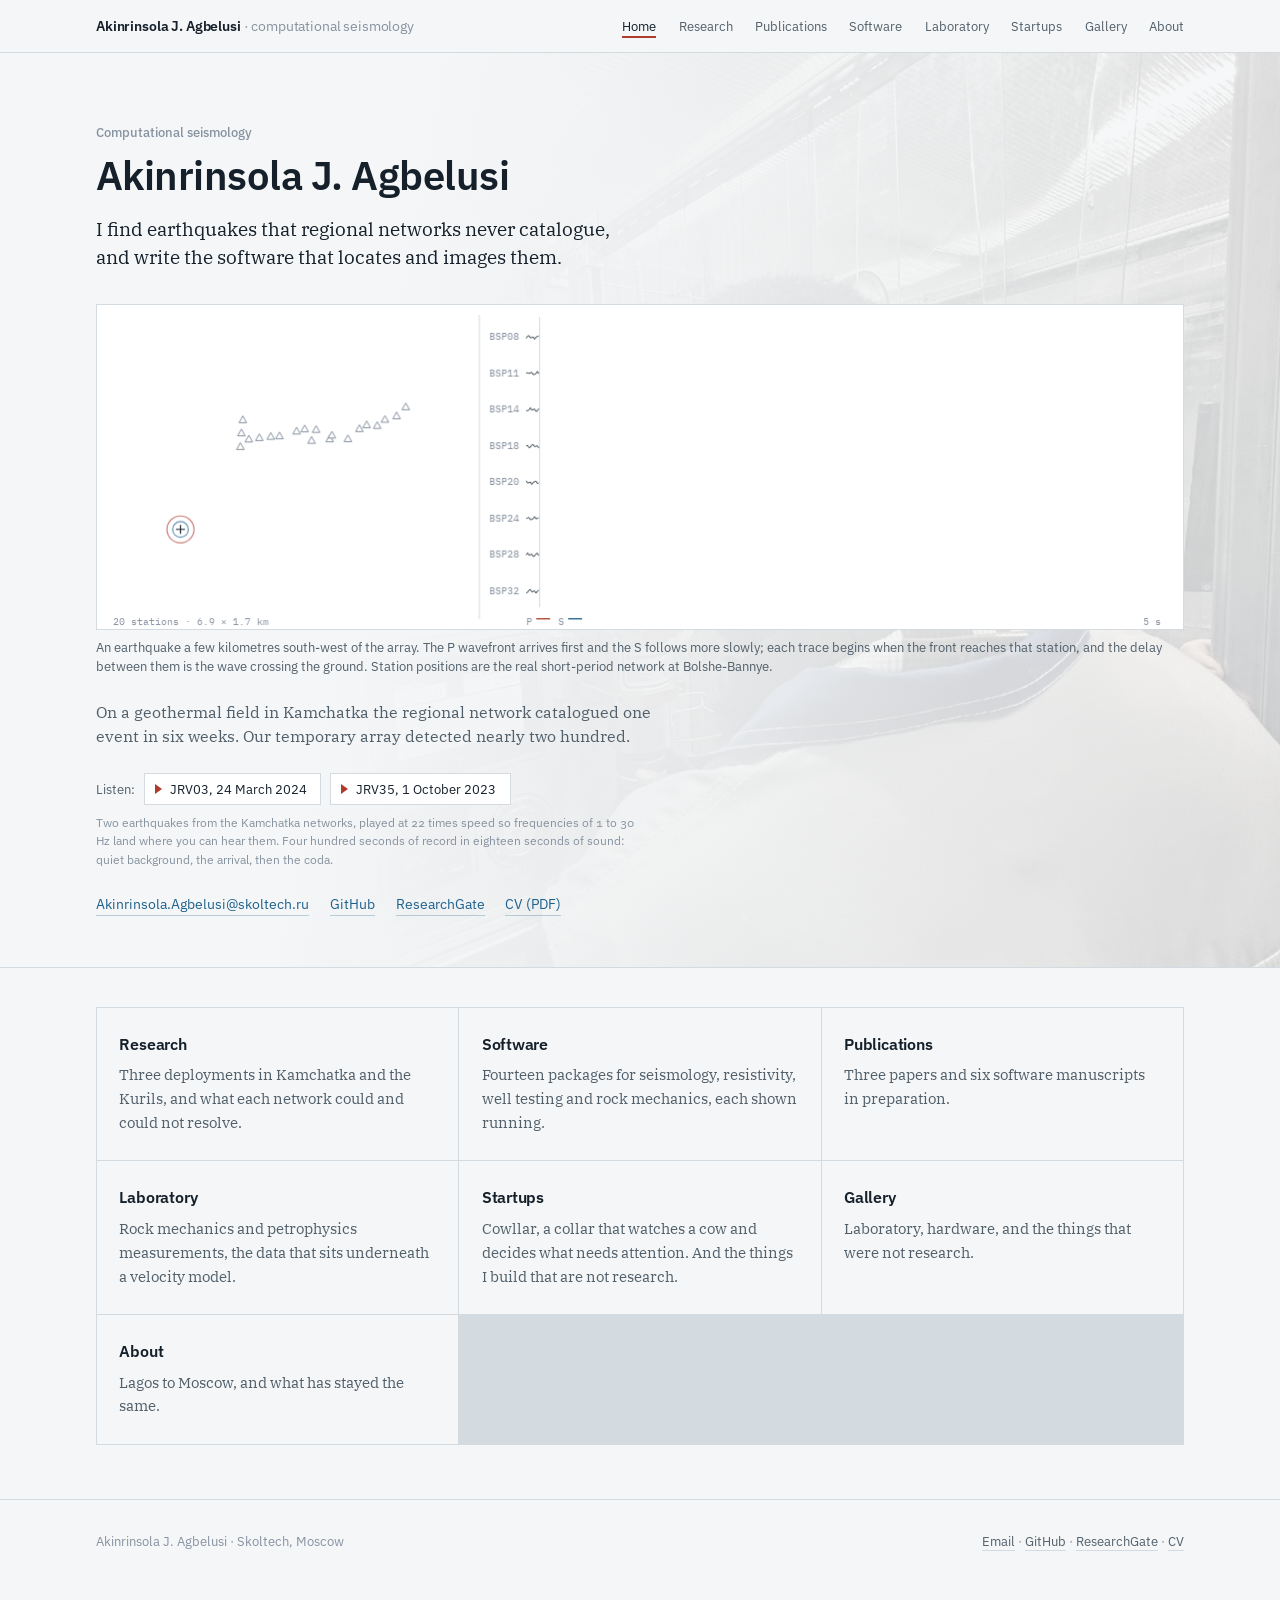
<file: index.html>
<!DOCTYPE html>
<html lang="en">
<head>
<meta charset="utf-8">
<meta name="viewport" content="width=device-width, initial-scale=1">
<title>Akinrinsola J. Agbelusi — computational seismology</title>
<meta name="description" content="Earthquake detection, catalogue construction and resolution analysis for small seismic networks.">
<link rel="preconnect" href="https://fonts.googleapis.com">
<link rel="preconnect" href="https://fonts.gstatic.com" crossorigin>
<link href="https://fonts.googleapis.com/css2?family=IBM+Plex+Mono:wght@400;500&family=IBM+Plex+Sans:wght@400;500;600&family=IBM+Plex+Serif:ital,wght@0,400;0,500;1,400&display=swap" rel="stylesheet">
<link rel="stylesheet" href="assets/style.css">
</head>
<body>
<main id="main">
<section class="home-hero">
  <div class="bg" id="hero-bg"></div><div class="veil"></div>
  <div class="wrap">
    <div>
        <p class="eyebrow" id="h-role"></p>
    <h1 id="h-name"></h1>
    <p class="lede" id="h-line"></p>

    <figure class="seismo"><canvas id="hero-canvas" role="img" aria-label="An earthquake south-west of the array. The P wavefront reaches each station first, then the S. Traces begin as each arrival lands, with P marked in red and S in blue."></canvas><figcaption id="h-cap"></figcaption></figure>

    <p class="lede quiet" id="h-second"></p>
    <div class="listen" id="h-listen"></div>
    <p class="contact" id="h-contact"></p>
  </div>
</section>
<div class="wrap"><div class="cards" id="h-cards"></div></div>
</main>
<script src="assets/content.js"></script>
<script src="assets/site.js"></script>
<script src="assets/lightbox.js"></script>
<script src="assets/page-home.js"></script>
<script src="assets/hero.js"></script>
</body>
</html>
</file>
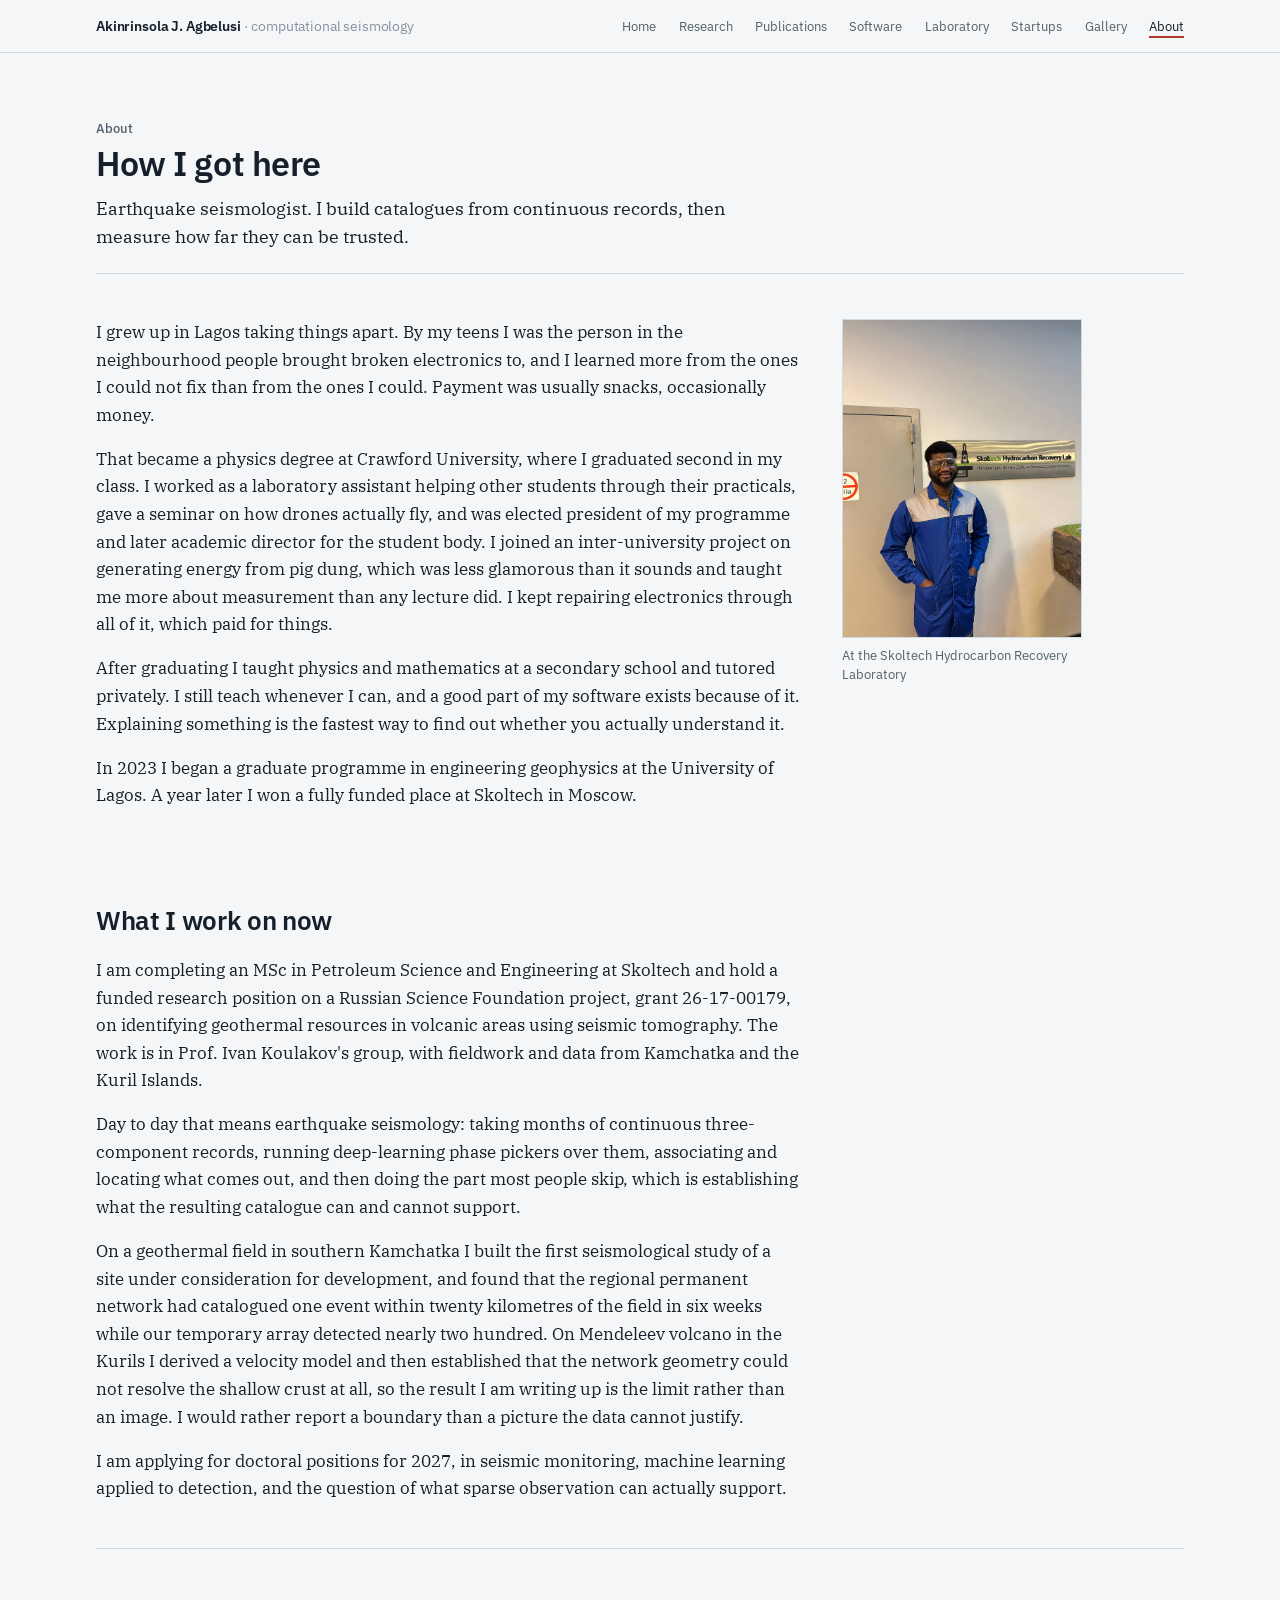
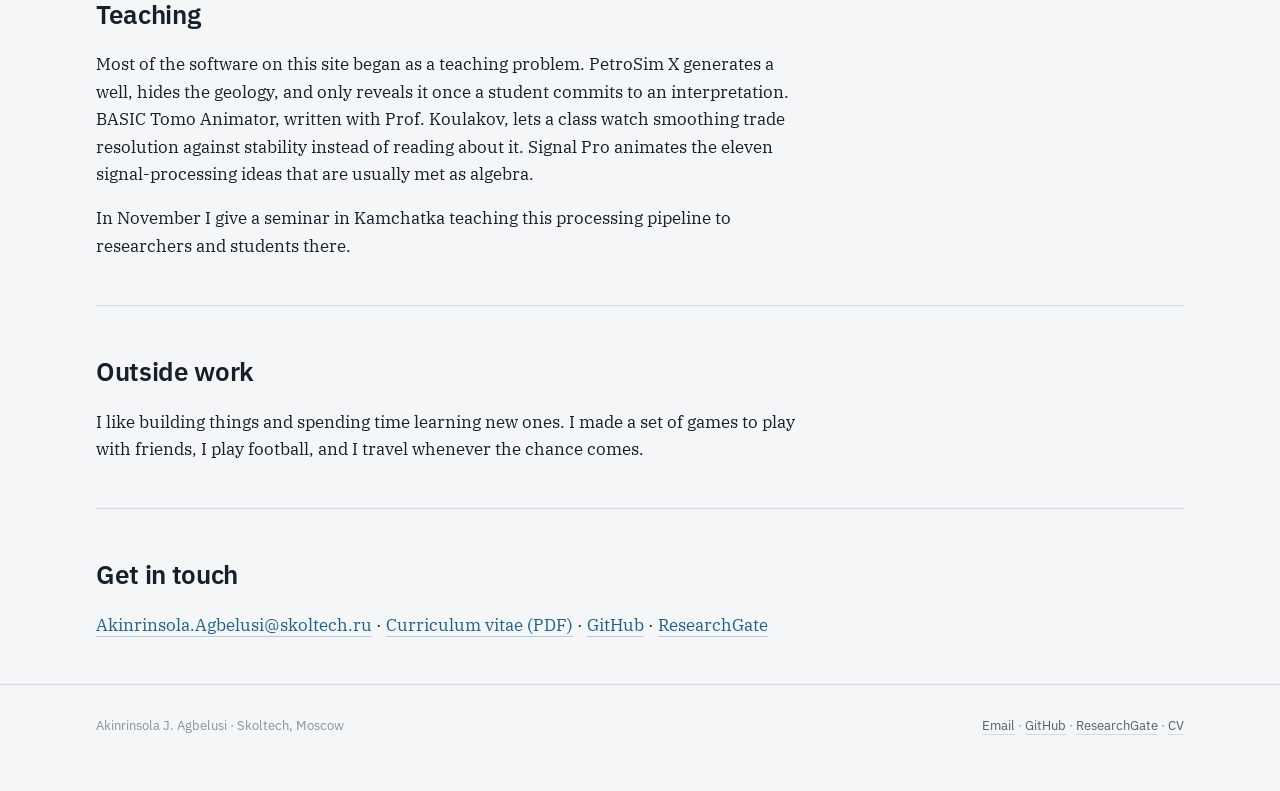
<file: about.html>
<!DOCTYPE html>
<html lang="en">
<head>
<meta charset="utf-8">
<meta name="viewport" content="width=device-width, initial-scale=1">
<title>About — Akinrinsola J. Agbelusi</title>
<meta name="description" content="Where I am and what I am looking for.">
<link rel="preconnect" href="https://fonts.googleapis.com">
<link rel="preconnect" href="https://fonts.gstatic.com" crossorigin>
<link href="https://fonts.googleapis.com/css2?family=IBM+Plex+Mono:wght@400;500&family=IBM+Plex+Sans:wght@400;500;600&family=IBM+Plex+Serif:ital,wght@0,400;0,500;1,400&display=swap" rel="stylesheet">
<link rel="stylesheet" href="assets/style.css">
</head>
<body>
<main id="main">
<div class="wrap">
  <div class="phead"><p class="eyebrow">About</p><h1 id="a-head">About</h1><p class="lead" id="a-lead"></p></div>
  <section class="blk"><div class="about-grid"><div id="a-text"></div><figure id="a-fig"></figure></div></section>
  <div id="a-more"></div>
</div>
</main>
<script src="assets/content.js"></script>
<script src="assets/site.js"></script>
<script src="assets/lightbox.js"></script>
<script src="assets/page-about.js"></script>
</body>
</html>
</file>
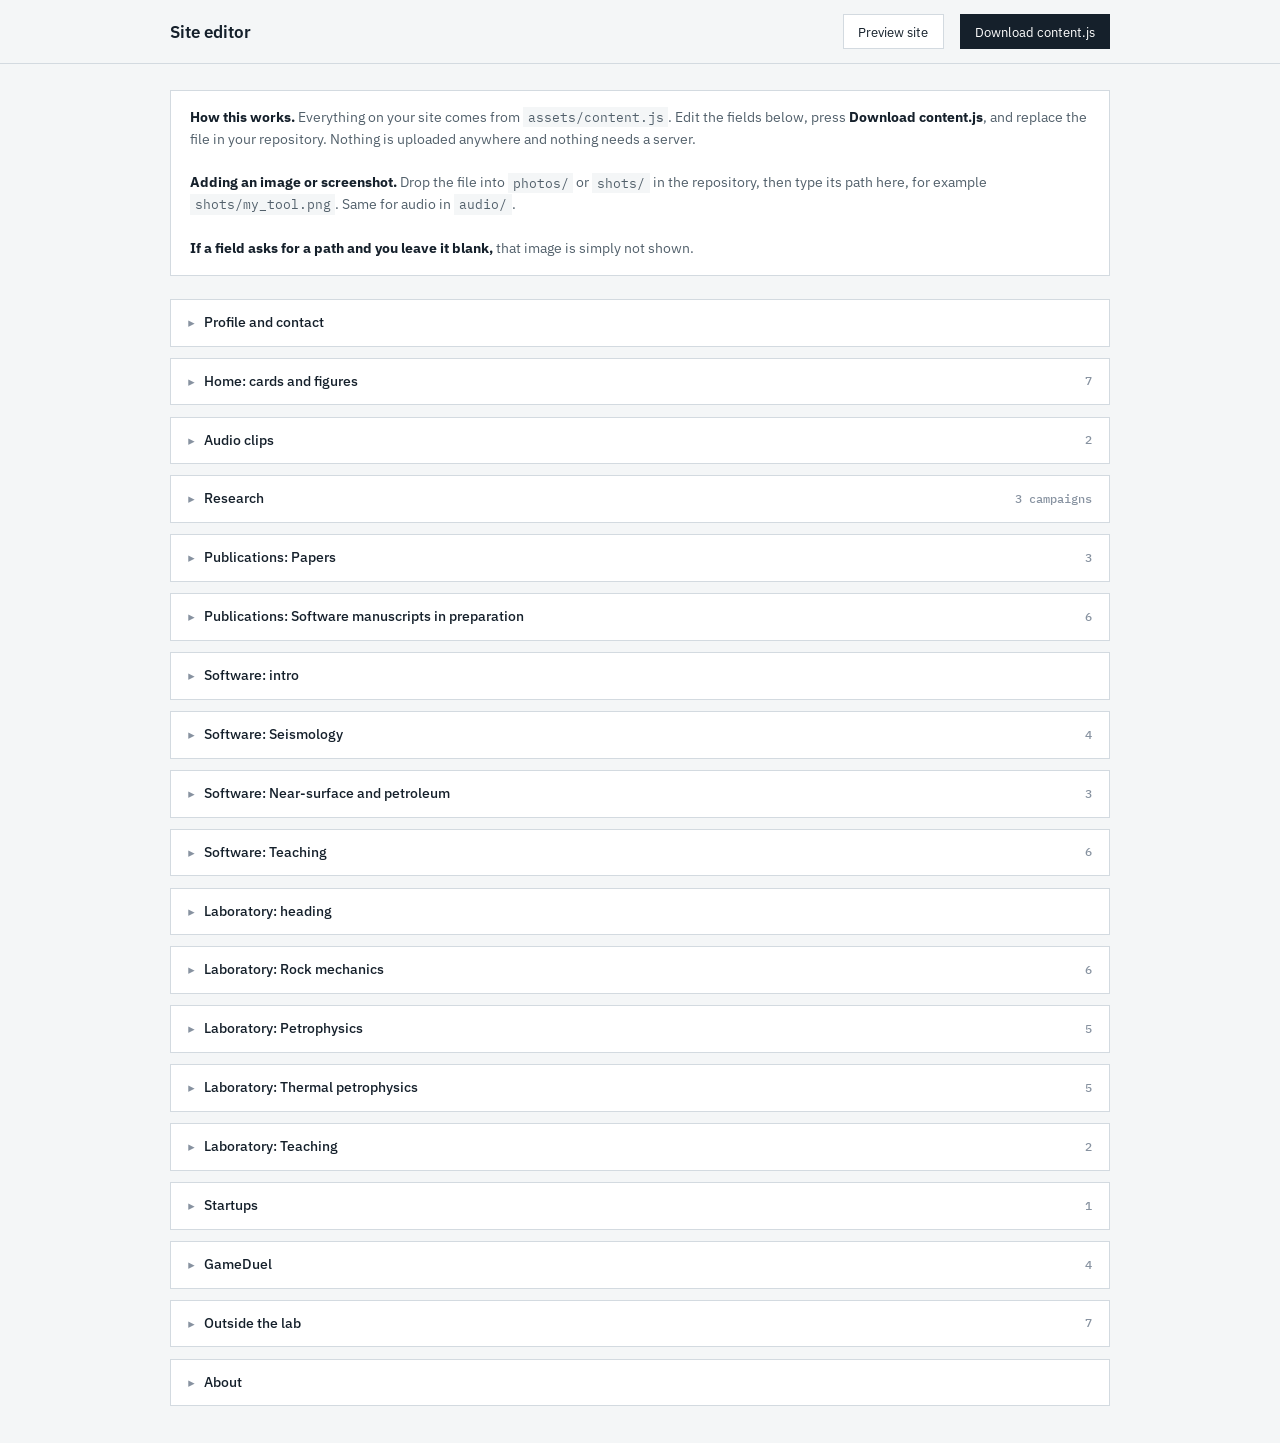
<file: admin.html>
<!DOCTYPE html>
<html lang="en">
<head>
<meta charset="utf-8">
<meta name="viewport" content="width=device-width, initial-scale=1">
<title>Site editor</title>
<link href="https://fonts.googleapis.com/css2?family=IBM+Plex+Mono:wght@400;500&family=IBM+Plex+Sans:wght@400;500;600&display=swap" rel="stylesheet">
<style>
:root{--paper:#F4F6F7;--panel:#fff;--ink:#15202B;--soft:#52606B;--faint:#8792A0;
      --rule:#D3DAE0;--P:#B03A2E;--S:#1F618D;
      --sans:"IBM Plex Sans",system-ui,sans-serif;--mono:"IBM Plex Mono",monospace}
*{box-sizing:border-box}
body{margin:0;background:var(--paper);color:var(--ink);font-family:var(--sans);font-size:14px;line-height:1.55}
header{position:sticky;top:0;background:rgba(244,246,247,.95);border-bottom:1px solid var(--rule);
       backdrop-filter:blur(6px);z-index:10}
.hin{max-width:62rem;margin:0 auto;padding:.9rem 1.6rem;display:flex;gap:1rem;align-items:center;flex-wrap:wrap}
h1{font-size:1.05rem;margin:0;font-weight:600}
.spacer{flex:1}
button{font-family:var(--sans);font-size:.84rem;padding:.45rem .9rem;border:1px solid var(--rule);
       background:var(--panel);color:var(--ink);cursor:pointer}
button:hover{border-color:var(--faint)}
button.primary{background:var(--ink);color:#fff;border-color:var(--ink)}
button:focus-visible{outline:2px solid var(--S);outline-offset:2px}
main{max-width:62rem;margin:0 auto;padding:1.6rem}
.note{background:var(--panel);border:1px solid var(--rule);padding:1rem 1.2rem;margin-bottom:1.4rem;font-size:.88rem;color:var(--soft)}
.note b{color:var(--ink)}
.note code{font-family:var(--mono);font-size:.82rem;background:var(--paper);padding:.1rem .3rem}
details.sec{border:1px solid var(--rule);background:var(--panel);margin-bottom:.7rem}
details.sec>summary{padding:.75rem 1.1rem;cursor:pointer;font-weight:500;list-style:none;
       display:flex;align-items:center;gap:.6rem}
details.sec>summary::-webkit-details-marker{display:none}
details.sec>summary::before{content:"▸";color:var(--faint);font-size:.8rem}
details.sec[open]>summary::before{content:"▾"}
details.sec>summary .count{font-family:var(--mono);font-size:.74rem;color:var(--faint);margin-left:auto}
.inner{padding:0 1.1rem 1.1rem;border-top:1px solid var(--rule)}
.f{margin:.85rem 0}
.f label{display:block;font-size:.78rem;color:var(--faint);margin-bottom:.22rem}
.f input,.f textarea{width:100%;font-family:var(--sans);font-size:.88rem;padding:.42rem .55rem;
       border:1px solid var(--rule);background:#fff;color:var(--ink);border-radius:0}
.f textarea{min-height:4.5rem;resize:vertical;line-height:1.5}
.f input:focus,.f textarea:focus{outline:2px solid var(--S);outline-offset:-1px;border-color:var(--S)}
.item{border:1px solid var(--rule);padding:.9rem 1rem;margin:.7rem 0;background:var(--paper)}
.item .hd{display:flex;gap:.6rem;align-items:center;margin-bottom:.3rem}
.item .hd .t{font-weight:500;font-size:.85rem;flex:1;overflow:hidden;text-overflow:ellipsis;white-space:nowrap}
.sm{font-size:.76rem;padding:.25rem .55rem}
.danger{color:var(--P);border-color:rgba(176,58,46,.35)}
.row2{display:grid;grid-template-columns:1fr 1fr;gap:.8rem}
#out{position:fixed;inset:auto 0 0 0;background:var(--ink);color:#E8EDF1;padding:1rem 1.6rem;
     font-family:var(--mono);font-size:.78rem;display:none}
#out.on{display:block}
@media(max-width:640px){.row2{grid-template-columns:1fr}}
</style>
</head>
<body>

<header>
  <div class="hin">
    <h1>Site editor</h1>
    <span class="spacer"></span>
    <button type="button" id="preview">Preview site</button>
    <button type="button" class="primary" id="save">Download content.js</button>
  </div>
</header>

<main>
  <div class="note">
    <b>How this works.</b> Everything on your site comes from <code>assets/content.js</code>.
    Edit the fields below, press <b>Download content.js</b>, and replace the file in your
    repository. Nothing is uploaded anywhere and nothing needs a server.
    <br><br>
    <b>Adding an image or screenshot.</b> Drop the file into <code>photos/</code> or
    <code>shots/</code> in the repository, then type its path here, for example
    <code>shots/my_tool.png</code>. Same for audio in <code>audio/</code>.
    <br><br>
    <b>If a field asks for a path and you leave it blank,</b> that image is simply not shown.
  </div>

  <div id="form"></div>
</main>

<div id="out"></div>

<script src="assets/content.js"></script>
<script>
(function(){
  "use strict";
  var S = JSON.parse(JSON.stringify(window.SITE));
  var form = document.getElementById("form");

  function field(label, value, path, multiline){
    var d = document.createElement("div"); d.className = "f";
    var l = document.createElement("label"); l.textContent = label;
    var i = document.createElement(multiline ? "textarea" : "input");
    i.value = value == null ? "" : value;
    i.addEventListener("input", function(){ setPath(path, i.value); });
    d.appendChild(l); d.appendChild(i); return d;
  }
  function setPath(path, v){
    var o = S, k = path.slice();
    while (k.length > 1) o = o[k.shift()];
    o[k[0]] = v;
  }
  function sec(title, count){
    var d = document.createElement("details"); d.className = "sec";
    var s = document.createElement("summary");
    s.innerHTML = title + (count != null ? '<span class="count">' + count + '</span>' : '');
    var inner = document.createElement("div"); inner.className = "inner";
    d.appendChild(s); d.appendChild(inner); form.appendChild(d);
    return inner;
  }
  function listBlock(host, arr, fields, labelKey, newItem){
    function draw(){
      host.innerHTML = "";
      arr.forEach(function(it, idx){
        var box = document.createElement("div"); box.className = "item";
        var hd = document.createElement("div"); hd.className = "hd";
        var t = document.createElement("span"); t.className = "t";
        t.textContent = (it[labelKey] || "untitled").slice(0, 70);
        hd.appendChild(t);
        [["↑", -1], ["↓", 1]].forEach(function(m){
          var b = document.createElement("button"); b.className = "sm"; b.type = "button";
          b.textContent = m[0];
          b.onclick = function(){
            var j = idx + m[1]; if (j < 0 || j >= arr.length) return;
            var tmp = arr[idx]; arr[idx] = arr[j]; arr[j] = tmp; draw();
          };
          hd.appendChild(b);
        });
        var del = document.createElement("button");
        del.className = "sm danger"; del.type = "button"; del.textContent = "Remove";
        del.onclick = function(){ if (confirm("Remove this entry?")) { arr.splice(idx,1); draw(); } };
        hd.appendChild(del);
        box.appendChild(hd);
        fields.forEach(function(f){
          var d = document.createElement("div"); d.className = "f";
          var l = document.createElement("label"); l.textContent = f[1];
          var inp = document.createElement(f[2] ? "textarea" : "input");
          inp.value = it[f[0]] == null ? "" : it[f[0]];
          inp.addEventListener("input", function(){
            it[f[0]] = inp.value;
            if (f[0] === labelKey) t.textContent = inp.value.slice(0,70);
          });
          d.appendChild(l); d.appendChild(inp); box.appendChild(d);
        });
        host.appendChild(box);
      });
      var add = document.createElement("button");
      add.type = "button"; add.textContent = "Add entry";
      add.onclick = function(){ arr.push(JSON.parse(JSON.stringify(newItem))); draw(); };
      host.appendChild(add);
    }
    draw();
  }

  /* profile */
  var p = sec("Profile and contact");
  ["name","role","line","second","email","github","cv","place","hero","heroAlt","portrait"]
    .forEach(function(k){
      p.appendChild(field(k, S.profile[k], ["profile", k], k === "line"));
    });

  /* home */
  var hm = sec("Home: cards and figures", S.home.cards.length);
  var hc = document.createElement("div"); hm.appendChild(hc);
  listBlock(hc, S.home.cards, [["h","Heading"],["d","One line"],["to","Page"]],
            "h", {h:"New card",d:"",to:"research.html"});

  /* audio */
  var a = sec("Audio clips", S.audio.clips.length);
  a.appendChild(field("caption", S.audio.caption, ["audio","caption"], true));
  var ah = document.createElement("div"); a.appendChild(ah);
  listBlock(ah, S.audio.clips, [["label","Label"],["src","File path, e.g. audio/clip.mp3"]],
            "label", {label:"New clip", src:"audio/.mp3"});

  /* research */
  var r = sec("Research", S.research.campaigns.length + " campaigns");
  r.appendChild(field("rail label", S.research.rail, ["research","rail"]));
  r.appendChild(field("heading", S.research.heading, ["research","heading"]));
  S.research.intro.forEach(function(t, i){
    r.appendChild(field("intro paragraph " + (i+1), t, ["research","intro", i], true));
  });
  var rh = document.createElement("div"); r.appendChild(rh);
  listBlock(rh, S.research.campaigns,
    [["name","Name"],["place","Place"],["period","Period"],["network","Network"],
     ["what","What you did",1],["result","Result",1]],
    "name", {name:"New campaign",place:"",period:"",network:"",what:"",result:""});
  r.appendChild(field("figure caption", S.research.figure.caption, ["research","figure","caption"], true));
  r.appendChild(field("figure note", S.research.figure.note, ["research","figure","note"], true));

  /* publications */
  S.publications.groups.forEach(function(g, gi){
    var pg = sec("Publications: " + g.title, g.items.length);
    pg.appendChild(field("group title", g.title, ["publications","groups",gi,"title"]));
    if (g.note != null) pg.appendChild(field("group note", g.note, ["publications","groups",gi,"note"], true));
    var h = document.createElement("div"); pg.appendChild(h);
    listBlock(h, g.items,
      [["t","Title",1],["a","Authors"],["v","Venue"],["y","Year"],
       ["s","Status (published / submitted / under review / in preparation)"],
       ["doi","DOI link, optional"],["abs","Abstract, optional",1]],
      "t", {t:"New paper",a:"Agbelusi, A. J.",v:"",y:"",s:"in preparation",abs:""});
  });

  /* software */
  var swTop = sec("Software: intro");
  swTop.appendChild(field("intro", S.software.intro, ["software","intro"], true));
  S.software.groups.forEach(function(g, gi){
    var sw = sec("Software: " + g.name, g.items.length);
    sw.appendChild(field("group name", g.name, ["software","groups",gi,"name"]));
    var h = document.createElement("div"); sw.appendChild(h);
    listBlock(h, g.items,
      [["n","Name"],["one","One line"],["d","Description",1],["s","Status"],
       ["img","Screenshot path"]],
      "n", {n:"New package",one:"",d:"",s:"in development",img:"shots/.png",facts:[],feats:[]});
  });

  /* laboratory */
  var lbTop = sec("Laboratory: heading");
  lbTop.appendChild(field("heading", S.laboratory.heading, ["laboratory","heading"]));
  lbTop.appendChild(field("intro", S.laboratory.intro, ["laboratory","intro"], true));
  S.laboratory.groups.forEach(function(g, gi){
    var lb = sec("Laboratory: " + g.name, g.items.length);
    lb.appendChild(field("group name", g.name, ["laboratory","groups",gi,"name"]));
    var h = document.createElement("div"); lb.appendChild(h);
    listBlock(h, g.items, [["img","Image path"],["cap","Caption",1]],
              "cap", {img:"photos/.jpg", cap:""});
  });

  /* startups */
  var st = sec("Startups", S.startups.items.length);
  st.appendChild(field("heading", S.startups.heading, ["startups","heading"]));
  st.appendChild(field("intro", S.startups.intro, ["startups","intro"], true));
  var sth = document.createElement("div"); st.appendChild(sth);
  listBlock(sth, S.startups.items,
    [["n","Name"],["tag","Tagline"],["year","Year"],["one","One line"],
     ["d","Description",1],["built","What you built",1]],
    "n", {n:"New venture",tag:"",year:"",one:"",d:"",built:"",facts:[],shots:[]});

  /* games */
  if (S.games) {
    var gm = sec("GameDuel", (S.games.shots||[]).length);
    gm.appendChild(field("heading", S.games.heading, ["games","heading"]));
    gm.appendChild(field("intro", S.games.intro, ["games","intro"], true));
    gm.appendChild(field("link", S.games.link, ["games","link"]));
    var gh = document.createElement("div"); gm.appendChild(gh);
    listBlock(gh, S.games.shots, [["img","Image path"],["cap","Caption"]], "cap",
              {img:"shots/.png", cap:""});
  }

  /* hobbies */
  var hb = sec("Outside the lab", S.hobbies.items.length);
  hb.appendChild(field("heading", S.hobbies.heading, ["hobbies","heading"]));
  hb.appendChild(field("intro", S.hobbies.intro, ["hobbies","intro"], true));
  var hbh = document.createElement("div"); hb.appendChild(hbh);
  listBlock(hbh, S.hobbies.items,
    [["img","Image path, leave blank if video"],["vid","Video path, leave blank if image"],
     ["cap","Caption"]],
    "cap", {img:"", vid:"", cap:""});

  /* about */
  var ab = sec("About");
  S.about.paras.forEach(function(t,i){
    ab.appendChild(field("paragraph " + (i+1), t, ["about","paras",i], true));
  });
  ab.appendChild(field("image path", S.about.img, ["about","img"]));
  ab.appendChild(field("image caption", S.about.imgAlt, ["about","imgAlt"]));

  /* save */
  document.getElementById("save").onclick = function(){
    var header = "/* \u2500\u2500\u2500\u2500\u2500 Site content. Edited " +
      new Date().toISOString().slice(0,10) + " \u2500\u2500\u2500\u2500\u2500 */\n\nwindow.SITE = ";
    var body = JSON.stringify(S, null, 2).replace(/</g, "\\u003c");
    var blob = new Blob([header + body + ";\n"], {type:"text/javascript"});
    var url = URL.createObjectURL(blob);
    var a2 = document.createElement("a");
    a2.href = url; a2.download = "content.js"; a2.click();
    setTimeout(function(){ URL.revokeObjectURL(url); }, 1500);
    var out = document.getElementById("out");
    out.textContent = "Downloaded. Replace assets/content.js in your repository with this file, then commit.";
    out.classList.add("on");
    setTimeout(function(){ out.classList.remove("on"); }, 6000);
  };
  document.getElementById("preview").onclick = function(){ window.open("index.html","_blank"); };
})();
</script>
</body>
</html>
</file>
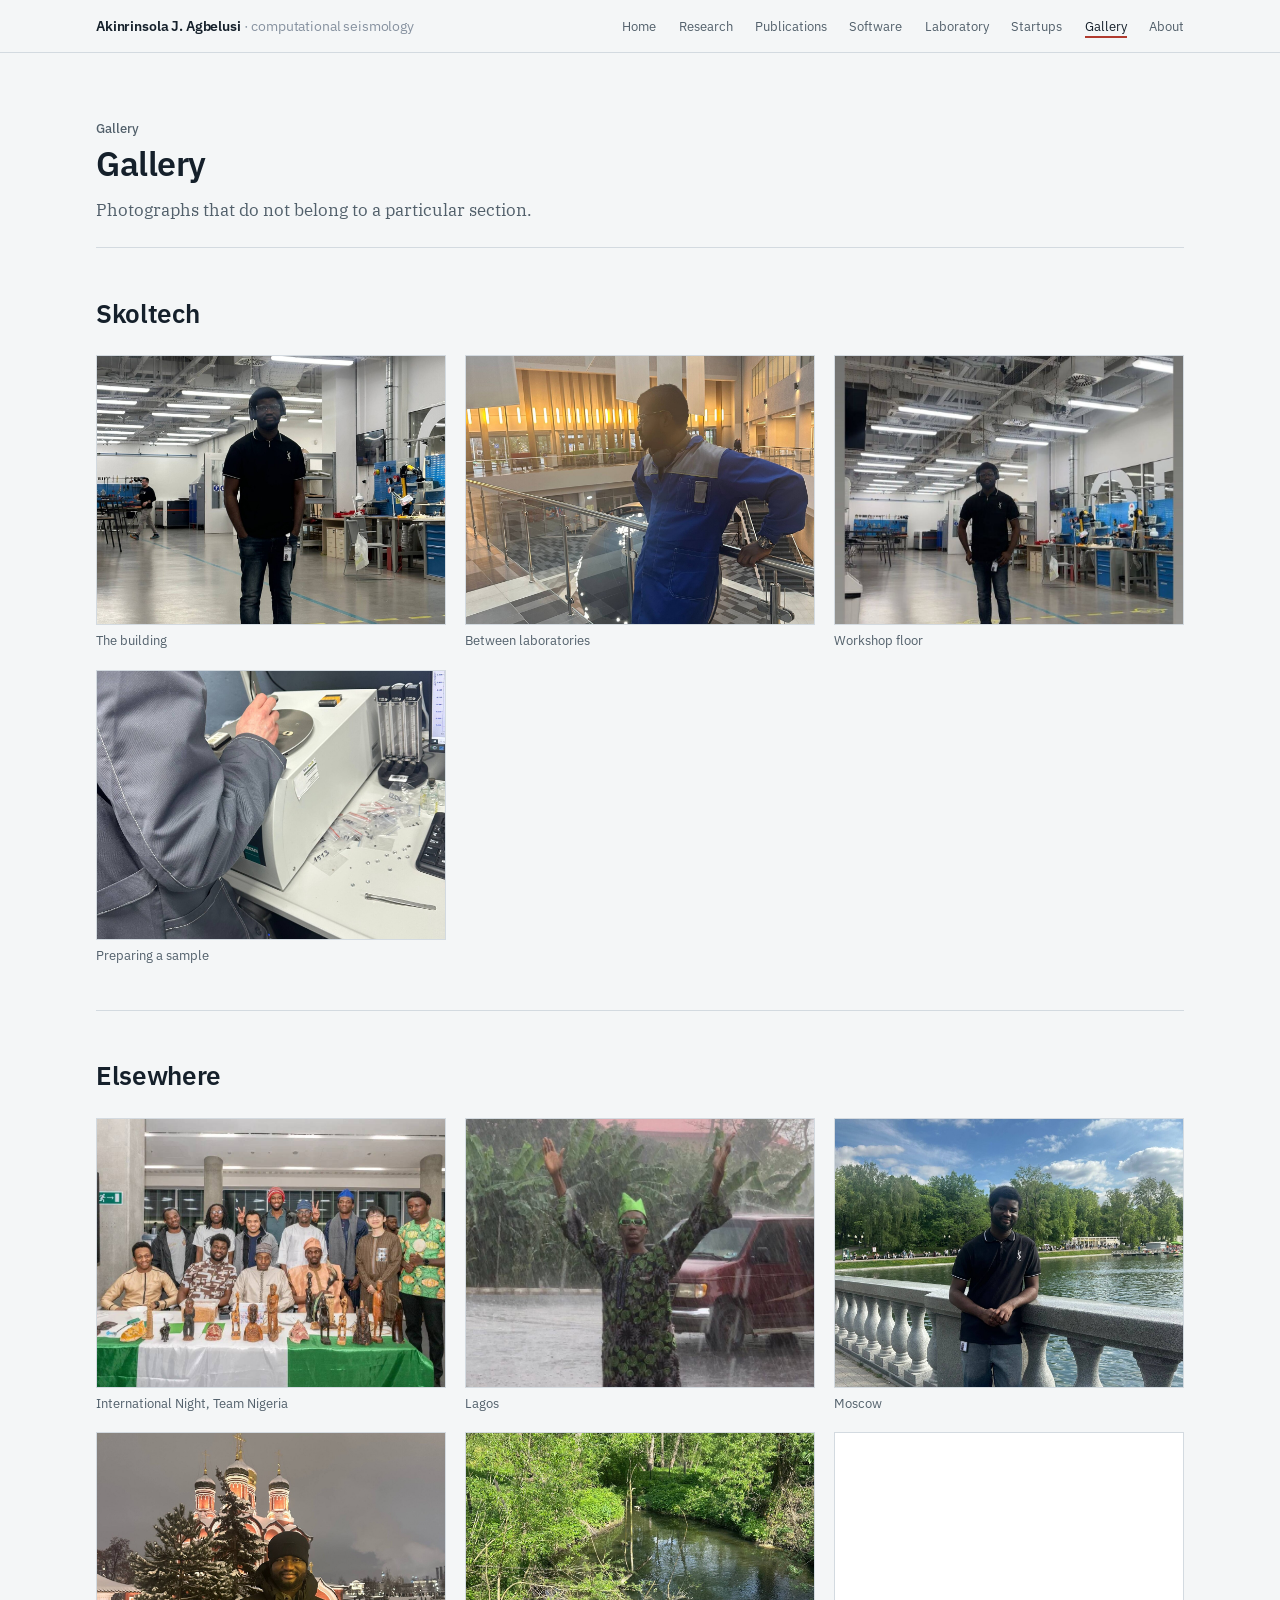
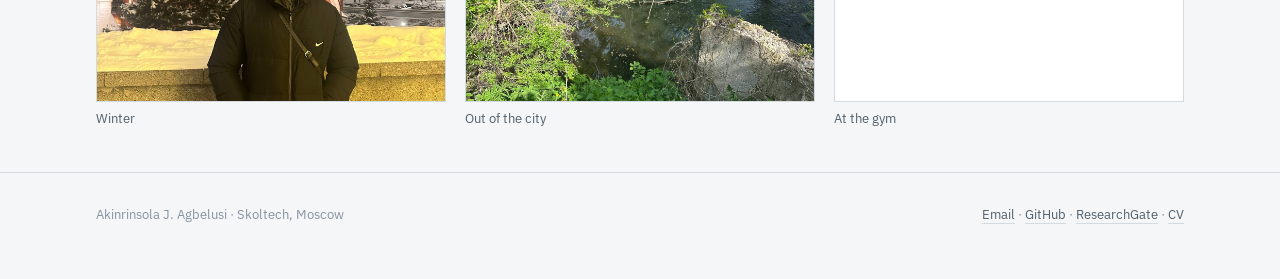
<file: gallery.html>
<!DOCTYPE html>
<html lang="en">
<head>
<meta charset="utf-8">
<meta name="viewport" content="width=device-width, initial-scale=1">
<title>Gallery — Akinrinsola J. Agbelusi</title>
<meta name="description" content="Laboratory, hardware and project photographs.">
<link rel="preconnect" href="https://fonts.googleapis.com">
<link rel="preconnect" href="https://fonts.gstatic.com" crossorigin>
<link href="https://fonts.googleapis.com/css2?family=IBM+Plex+Mono:wght@400;500&family=IBM+Plex+Sans:wght@400;500;600&family=IBM+Plex+Serif:ital,wght@0,400;0,500;1,400&display=swap" rel="stylesheet">
<link rel="stylesheet" href="assets/style.css">
</head>
<body>
<main id="main">
<div class="wrap">
  <div class="phead"><p class="eyebrow">Gallery</p><h1 id="g-head"></h1><p id="g-intro"></p></div>
  <div id="g-body"></div>
</div>
</main>
<script src="assets/content.js"></script>
<script src="assets/site.js"></script>
<script src="assets/lightbox.js"></script>
<script src="assets/page-gallery.js"></script>
</body>
</html>
</file>
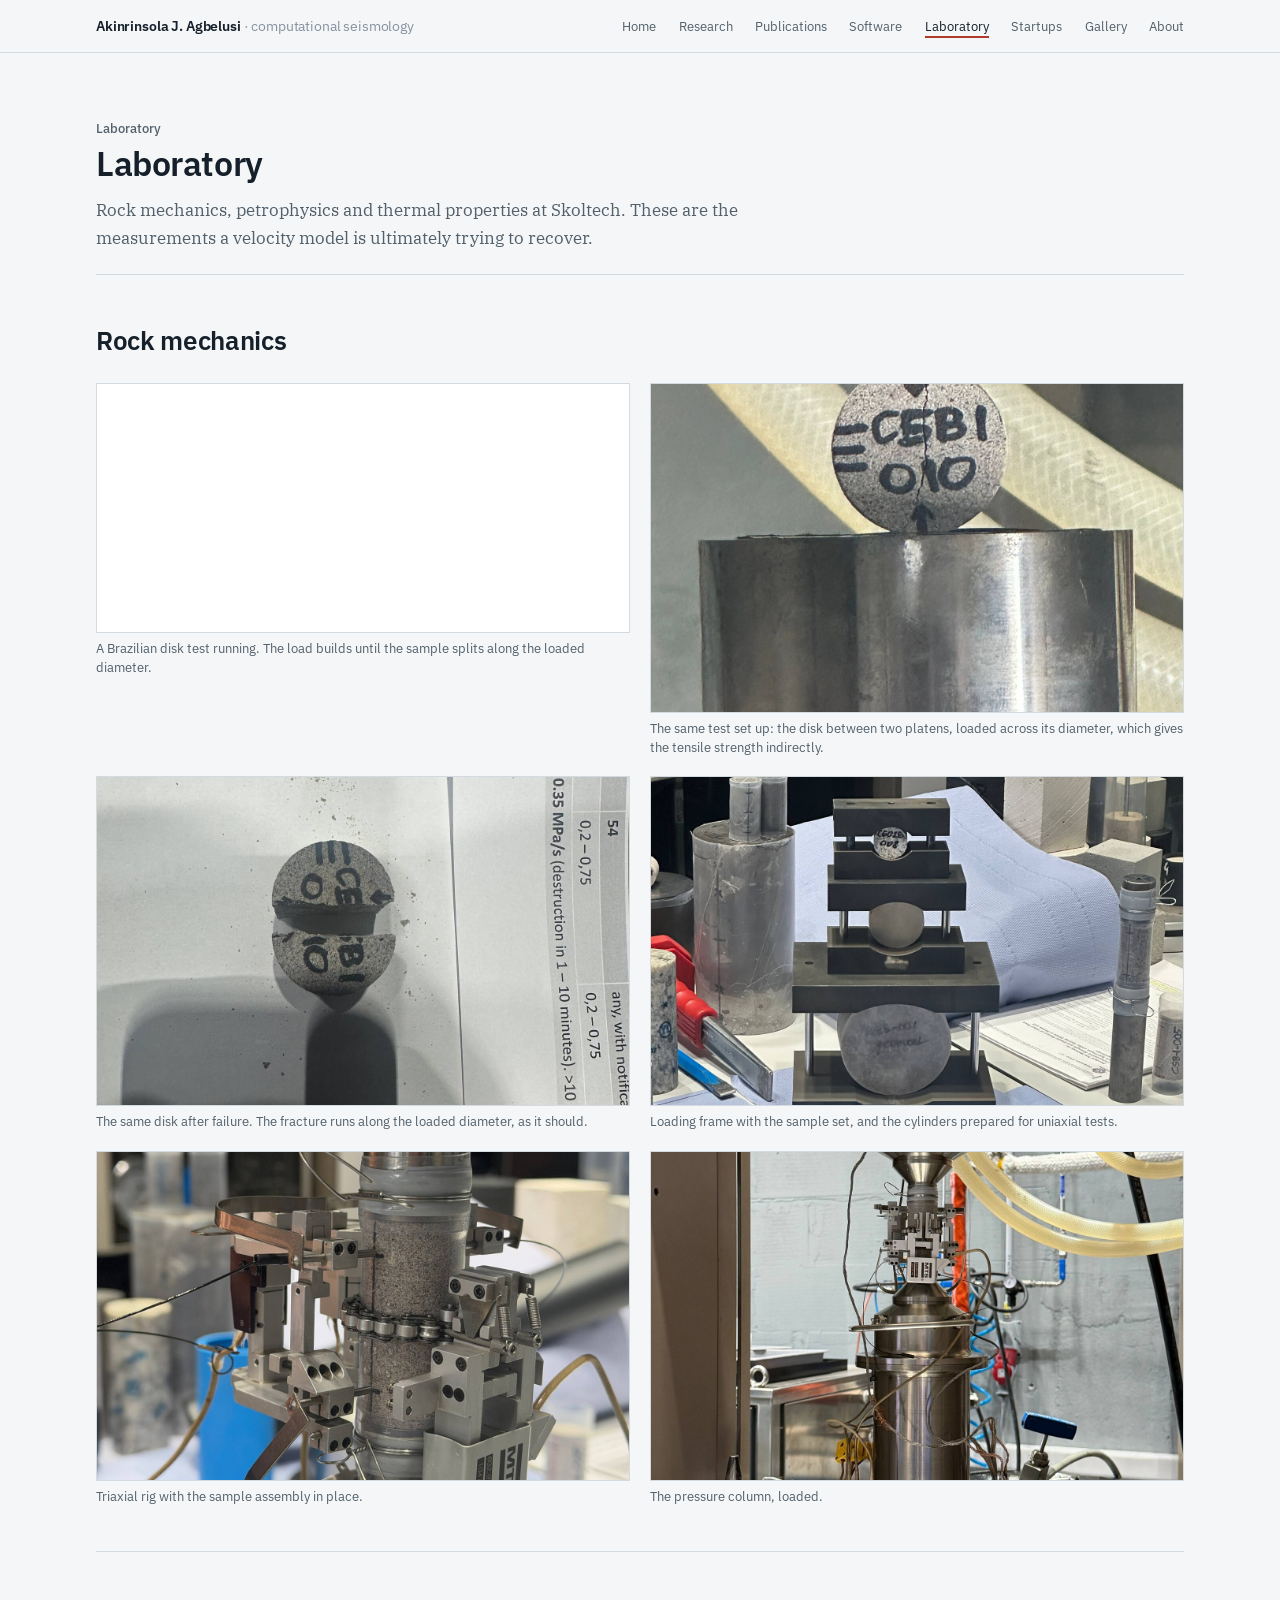
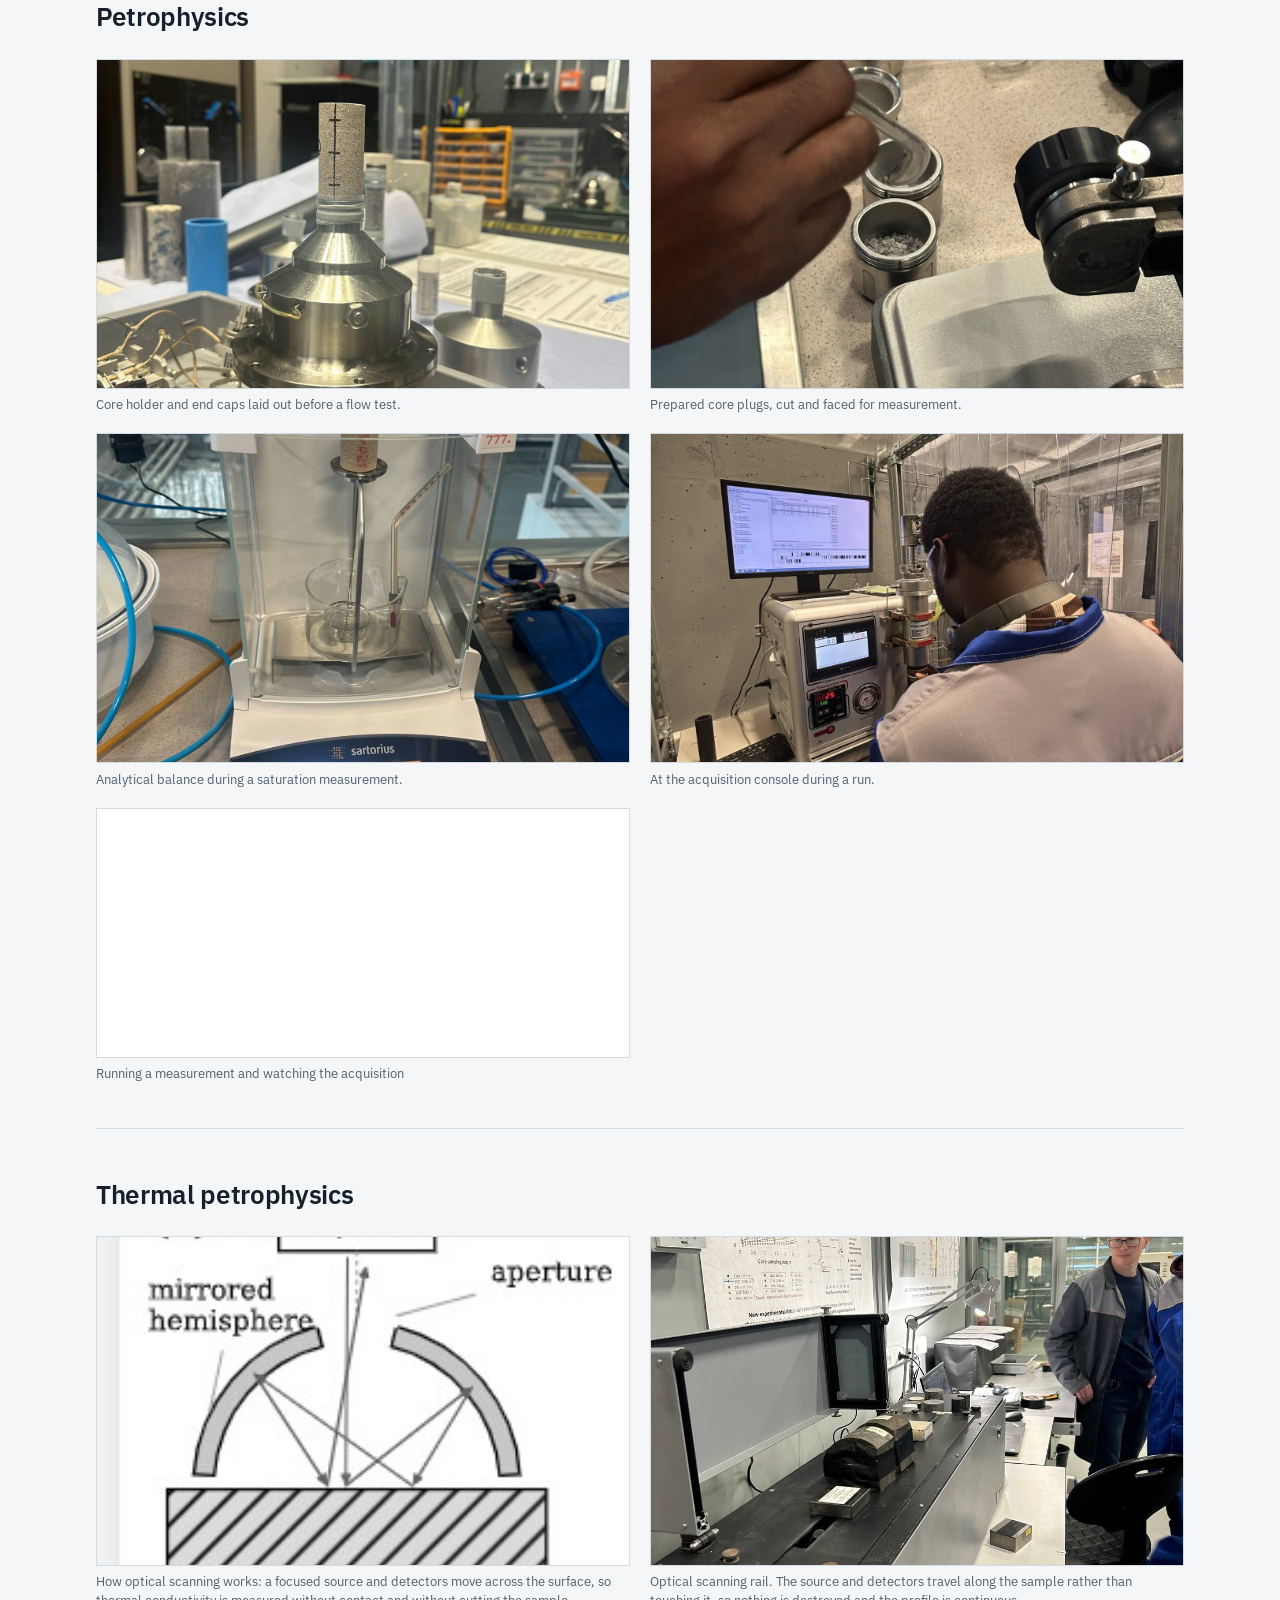
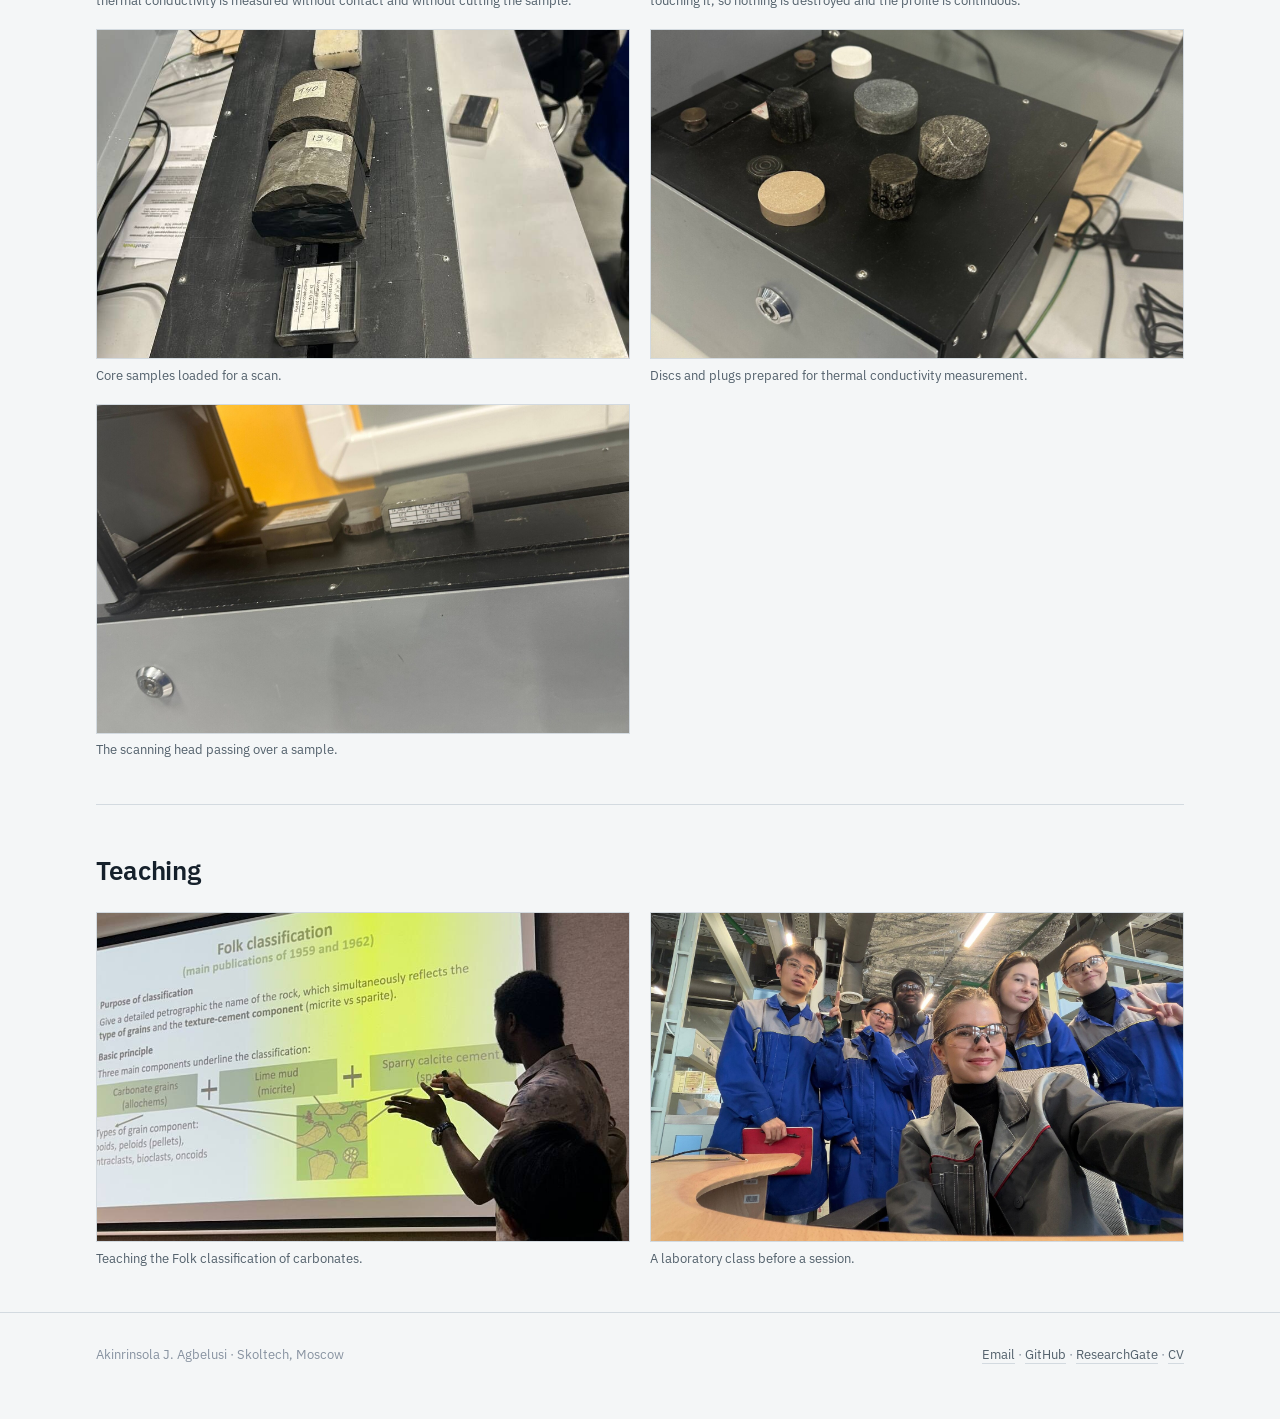
<file: laboratory.html>
<!DOCTYPE html>
<html lang="en">
<head>
<meta charset="utf-8">
<meta name="viewport" content="width=device-width, initial-scale=1">
<title>Laboratory — Akinrinsola J. Agbelusi</title>
<meta name="description" content="Rock mechanics and petrophysics measurements at Skoltech.">
<link rel="preconnect" href="https://fonts.googleapis.com">
<link rel="preconnect" href="https://fonts.gstatic.com" crossorigin>
<link href="https://fonts.googleapis.com/css2?family=IBM+Plex+Mono:wght@400;500&family=IBM+Plex+Sans:wght@400;500;600&family=IBM+Plex+Serif:ital,wght@0,400;0,500;1,400&display=swap" rel="stylesheet">
<link rel="stylesheet" href="assets/style.css">
</head>
<body>
<main id="main">
<div class="wrap">
  <div class="phead"><p class="eyebrow">Laboratory</p><h1 id="l-head"></h1><p id="l-intro"></p></div>
  <div id="l-body"></div>
</div>
</main>
<script src="assets/content.js"></script>
<script src="assets/site.js"></script>
<script src="assets/lightbox.js"></script>
<script src="assets/page-lab.js"></script>
</body>
</html>
</file>
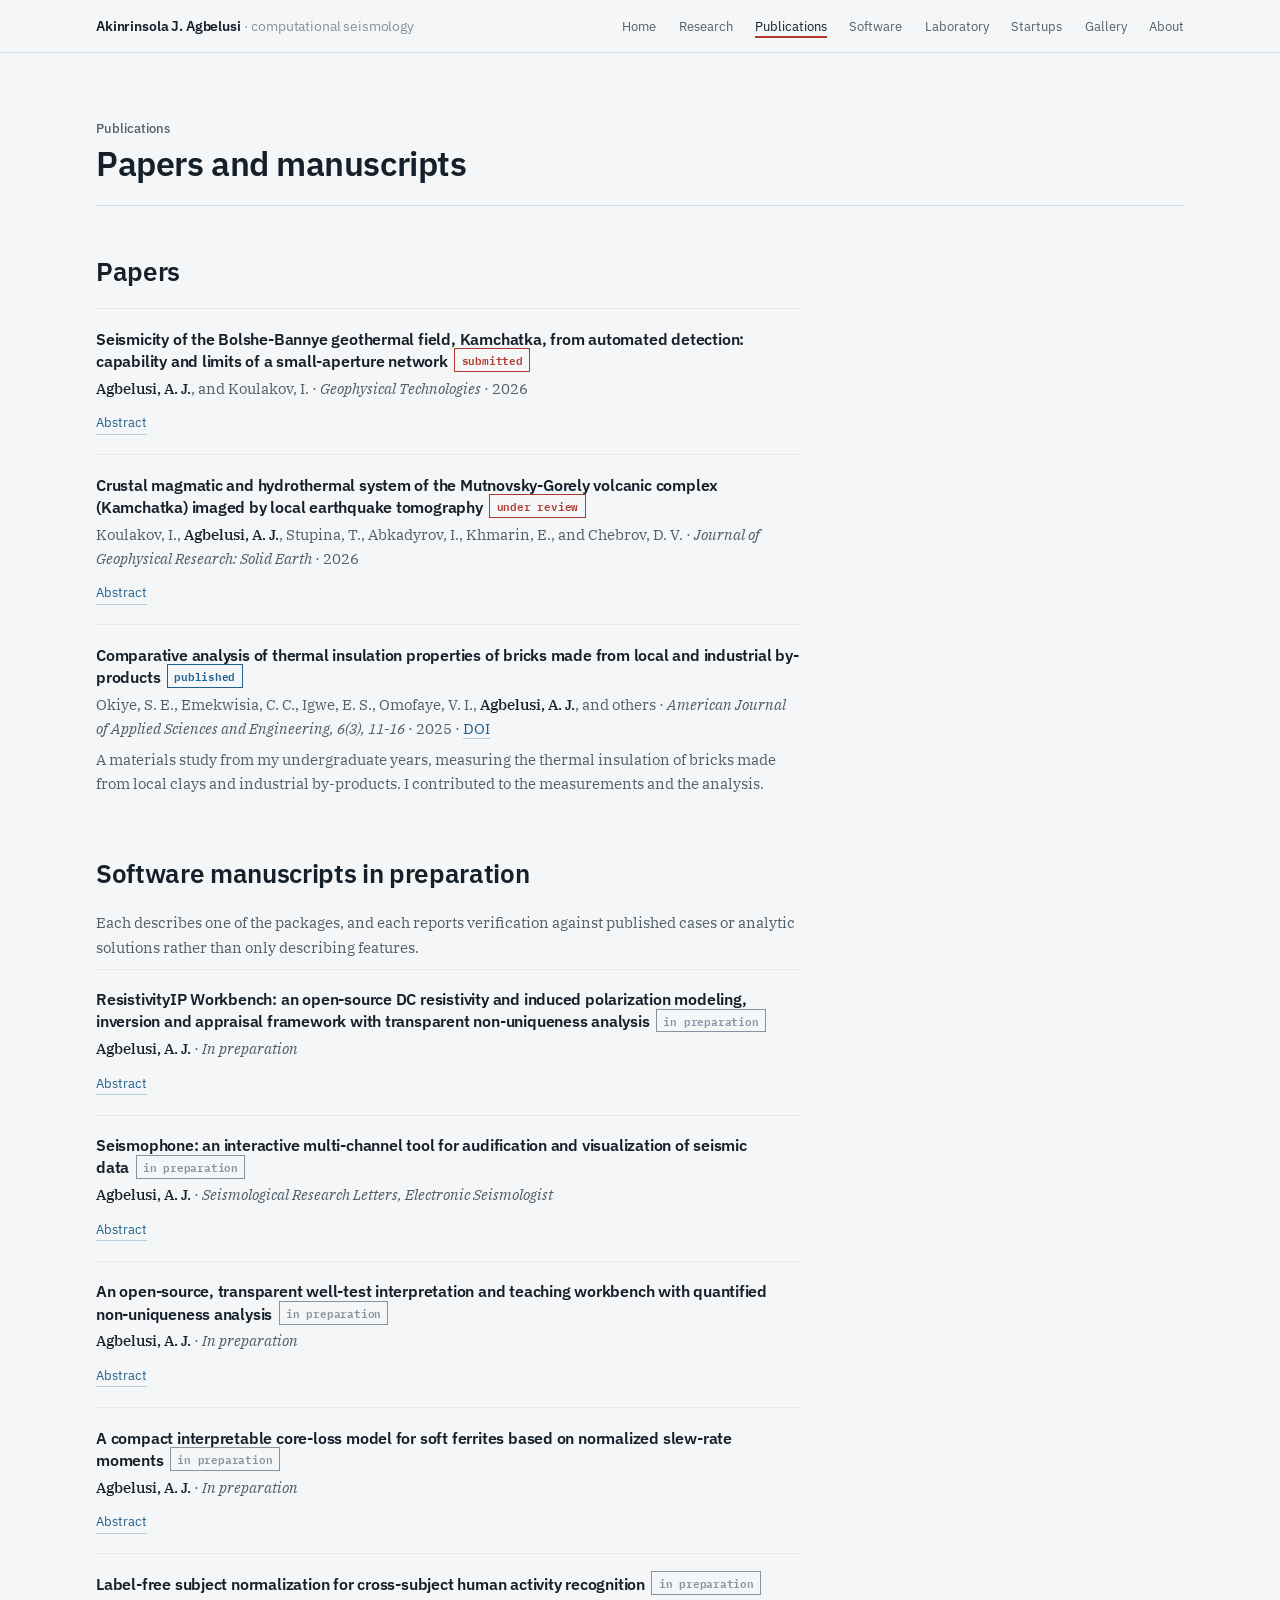
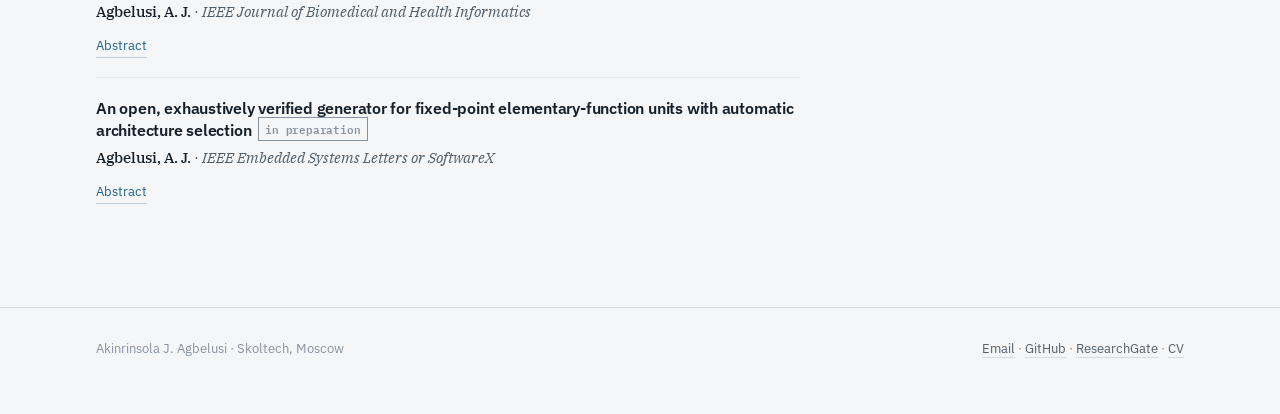
<file: publications.html>
<!DOCTYPE html>
<html lang="en">
<head>
<meta charset="utf-8">
<meta name="viewport" content="width=device-width, initial-scale=1">
<title>Publications — Akinrinsola J. Agbelusi</title>
<meta name="description" content="Papers and manuscripts in preparation.">
<link rel="preconnect" href="https://fonts.googleapis.com">
<link rel="preconnect" href="https://fonts.gstatic.com" crossorigin>
<link href="https://fonts.googleapis.com/css2?family=IBM+Plex+Mono:wght@400;500&family=IBM+Plex+Sans:wght@400;500;600&family=IBM+Plex+Serif:ital,wght@0,400;0,500;1,400&display=swap" rel="stylesheet">
<link rel="stylesheet" href="assets/style.css">
</head>
<body>
<main id="main">
<div class="wrap">
  <div class="phead"><p class="eyebrow">Publications</p><h1>Papers and manuscripts</h1></div>
  <section class="blk"><div id="p-body"></div></section>
</div>
</main>
<script src="assets/content.js"></script>
<script src="assets/site.js"></script>
<script src="assets/lightbox.js"></script>
<script src="assets/page-pubs.js"></script>
</body>
</html>
</file>
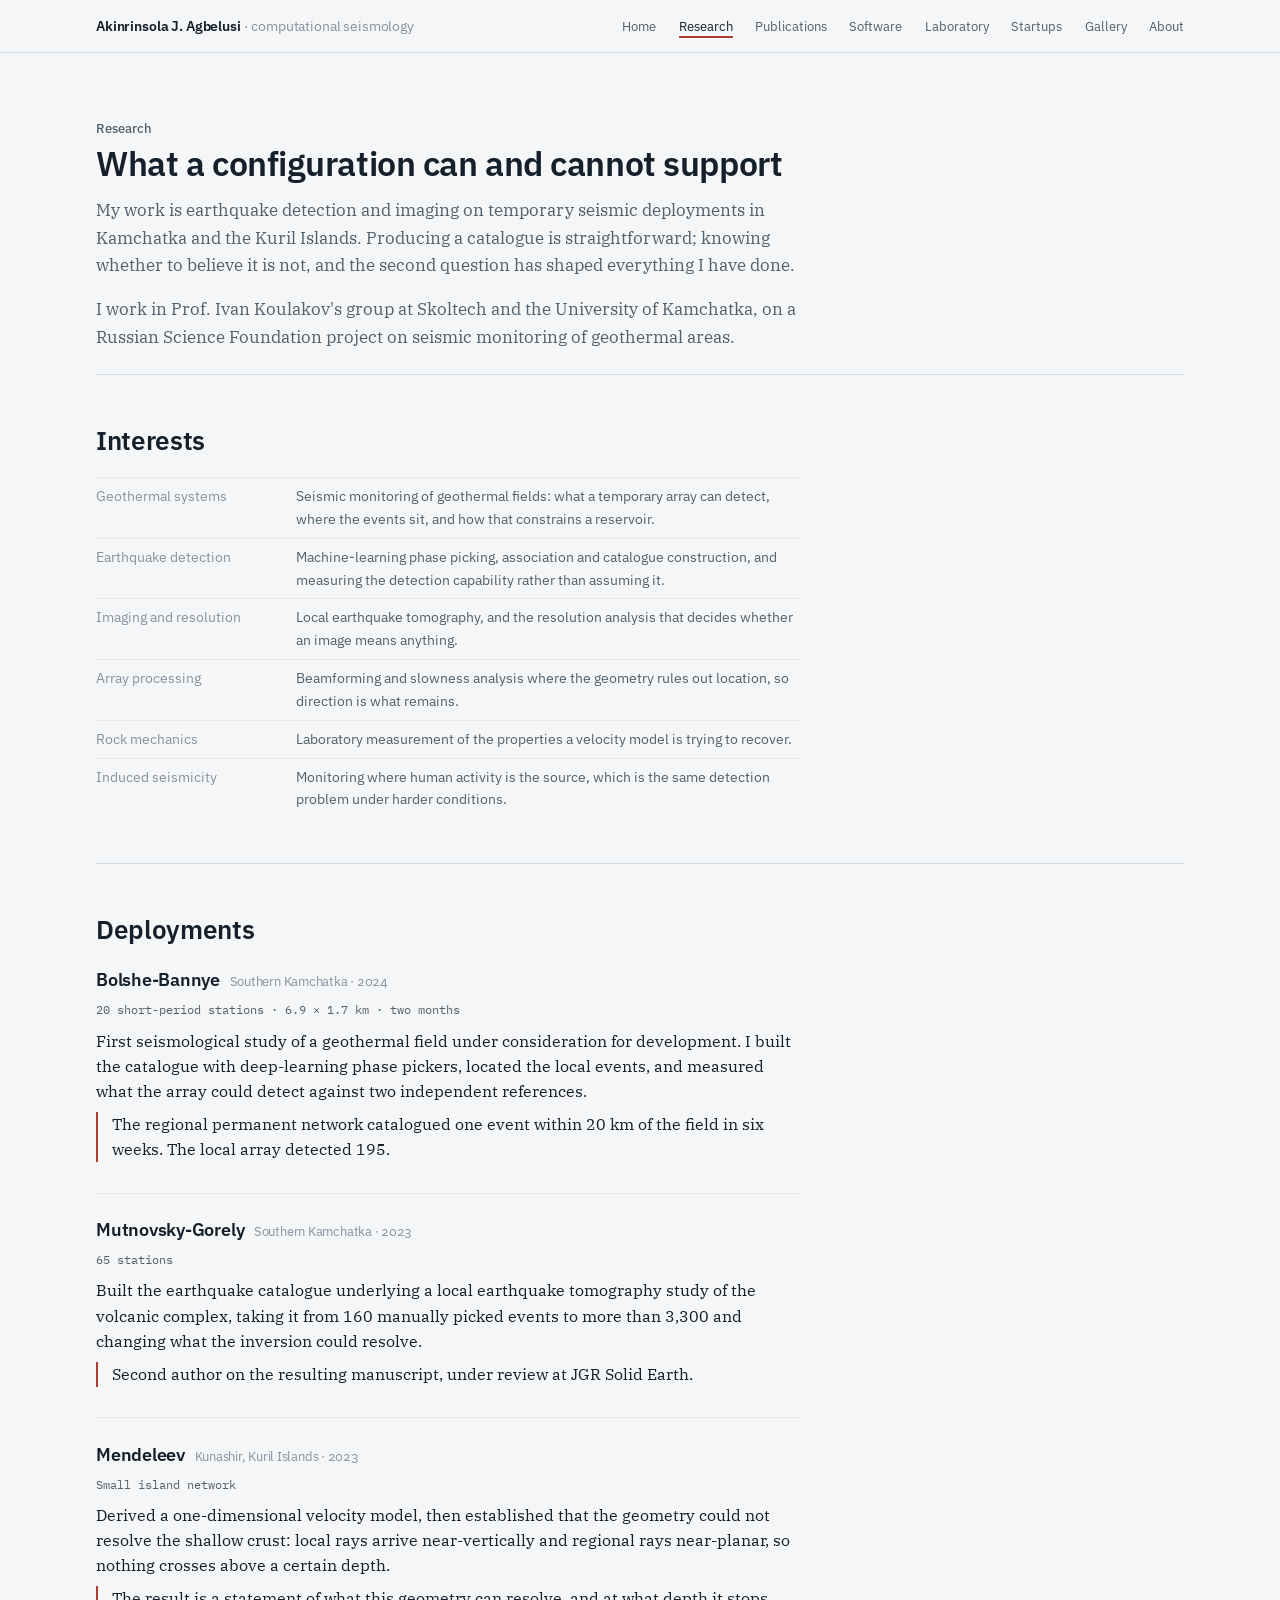
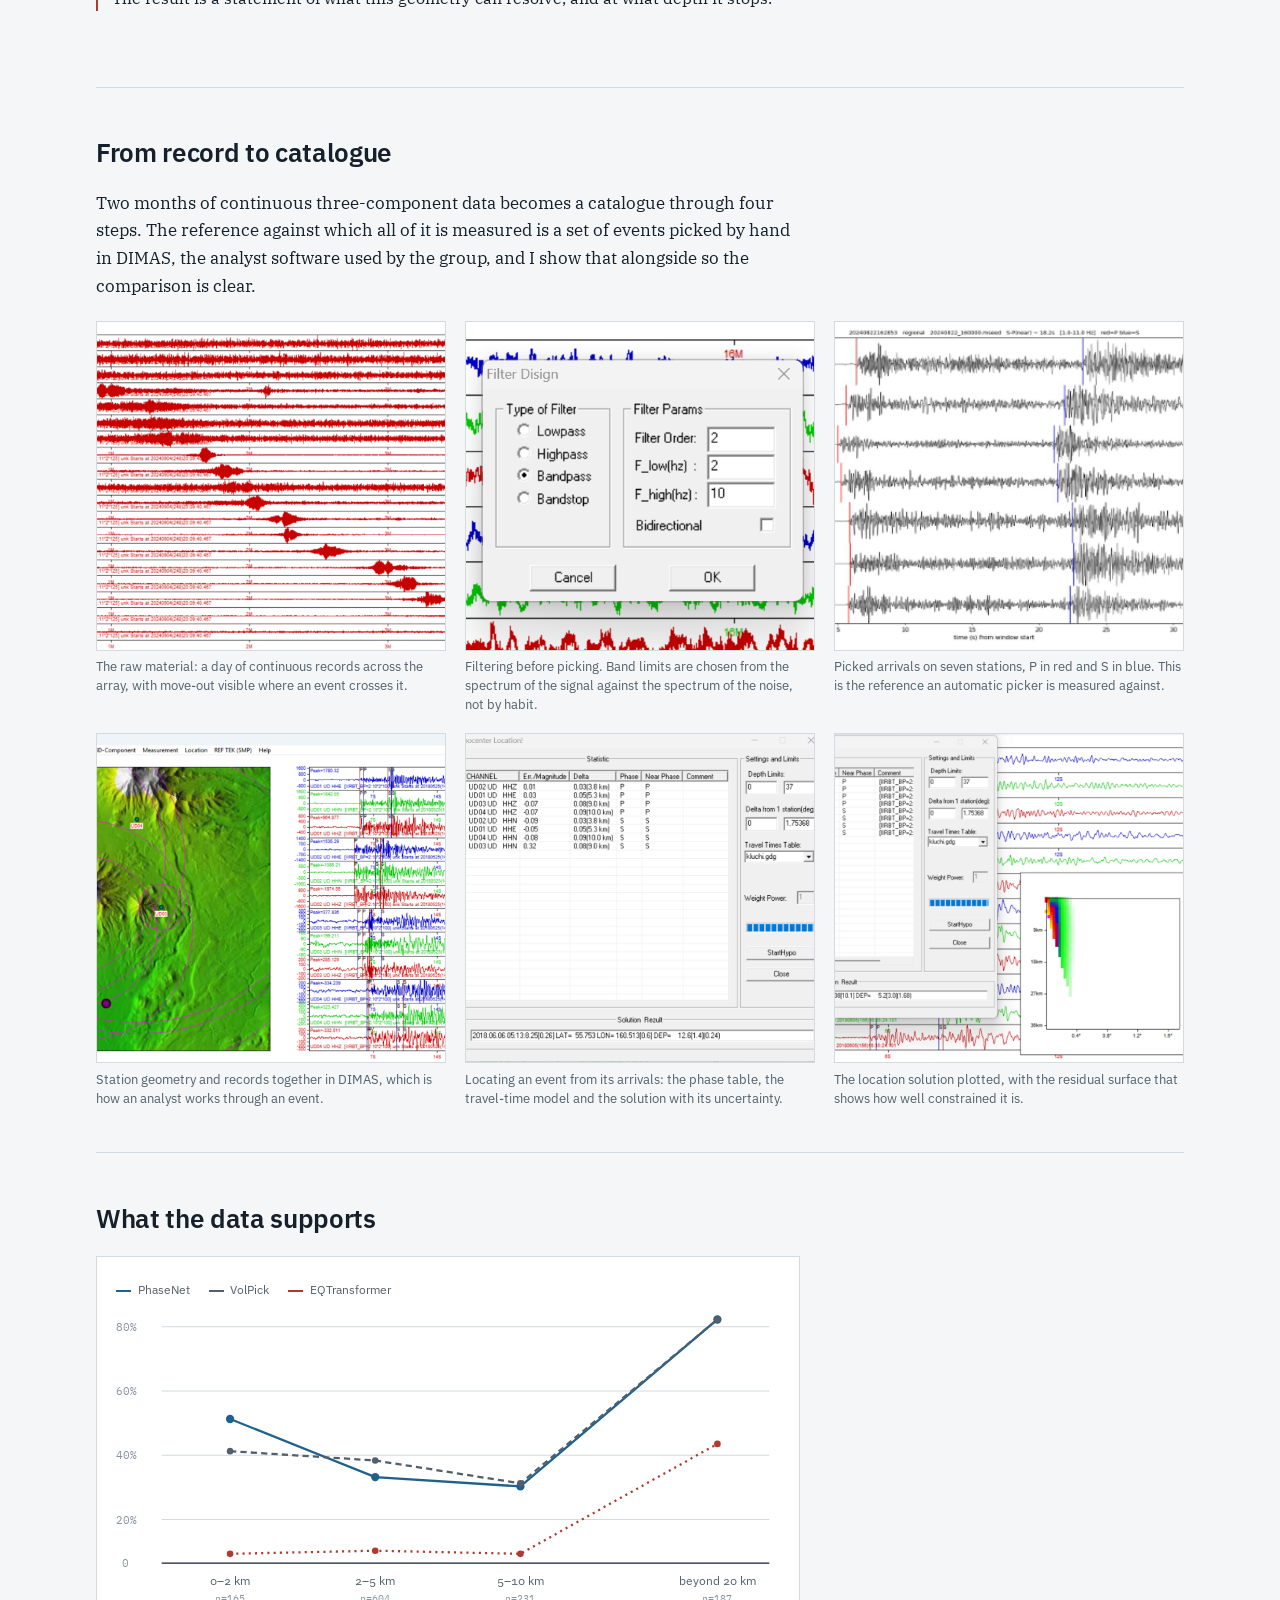
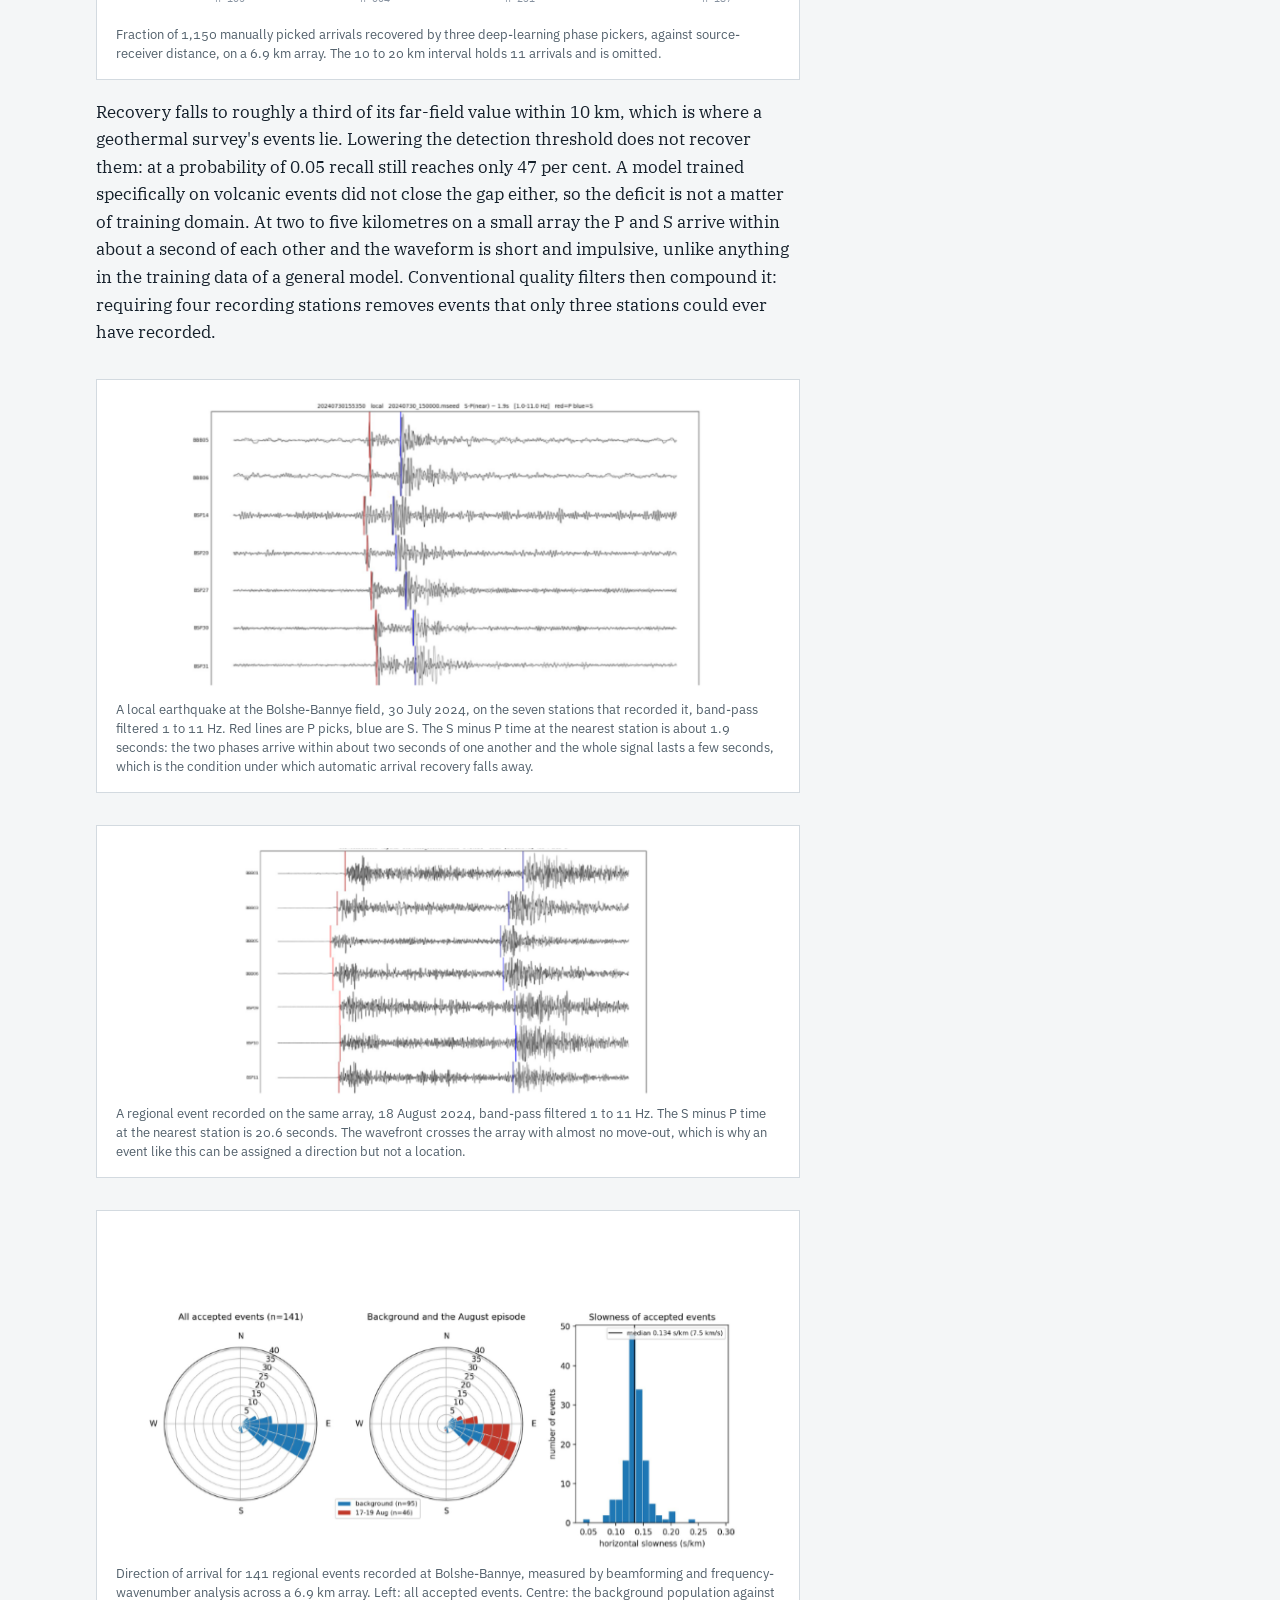
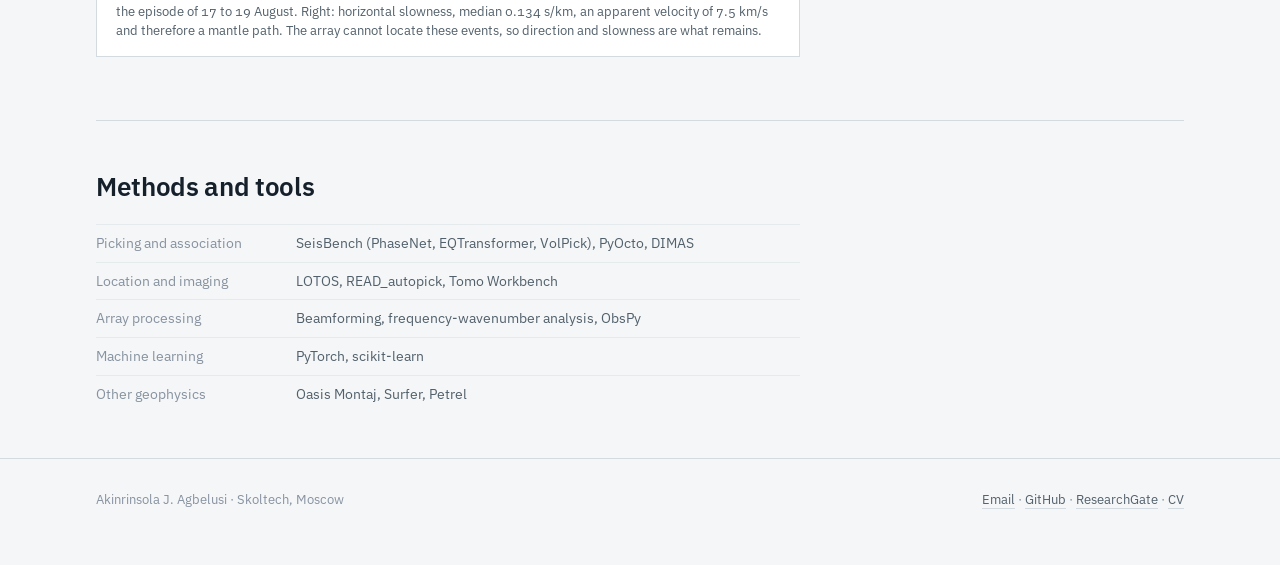
<file: research.html>
<!DOCTYPE html>
<html lang="en">
<head>
<meta charset="utf-8">
<meta name="viewport" content="width=device-width, initial-scale=1">
<title>Research — Akinrinsola J. Agbelusi</title>
<meta name="description" content="Three seismic deployments in Kamchatka and the Kuril Islands.">
<link rel="preconnect" href="https://fonts.googleapis.com">
<link rel="preconnect" href="https://fonts.gstatic.com" crossorigin>
<link href="https://fonts.googleapis.com/css2?family=IBM+Plex+Mono:wght@400;500&family=IBM+Plex+Sans:wght@400;500;600&family=IBM+Plex+Serif:ital,wght@0,400;0,500;1,400&display=swap" rel="stylesheet">
<link rel="stylesheet" href="assets/style.css">
</head>
<body>
<main id="main">
<div class="wrap">
  <div class="phead"><p class="eyebrow">Research</p><h1 id="r-head"></h1><div id="r-intro"></div></div>
  <section class="blk"><h2>Interests</h2><dl class="methods" id="r-int"></dl></section>
  <section class="blk"><h2>Deployments</h2><div id="r-camps"></div></section>
  <section class="blk"><h2 id="w-head"></h2><p class="narrow" id="w-intro"></p><div id="w-items"></div></section>
  <section class="blk"><h2>What the data supports</h2><div id="r-fig"></div><p class="narrow" id="r-note"></p><div id="r-figL"></div><div id="r-fig3"></div><div id="r-fig2"></div></section>
  <section class="blk"><h2>Methods and tools</h2><dl class="methods" id="r-methods"></dl></section>
</div>
</main>
<script src="assets/content.js"></script>
<script src="assets/site.js"></script>
<script src="assets/lightbox.js"></script>
<script src="assets/page-research.js"></script>
</body>
</html>
</file>
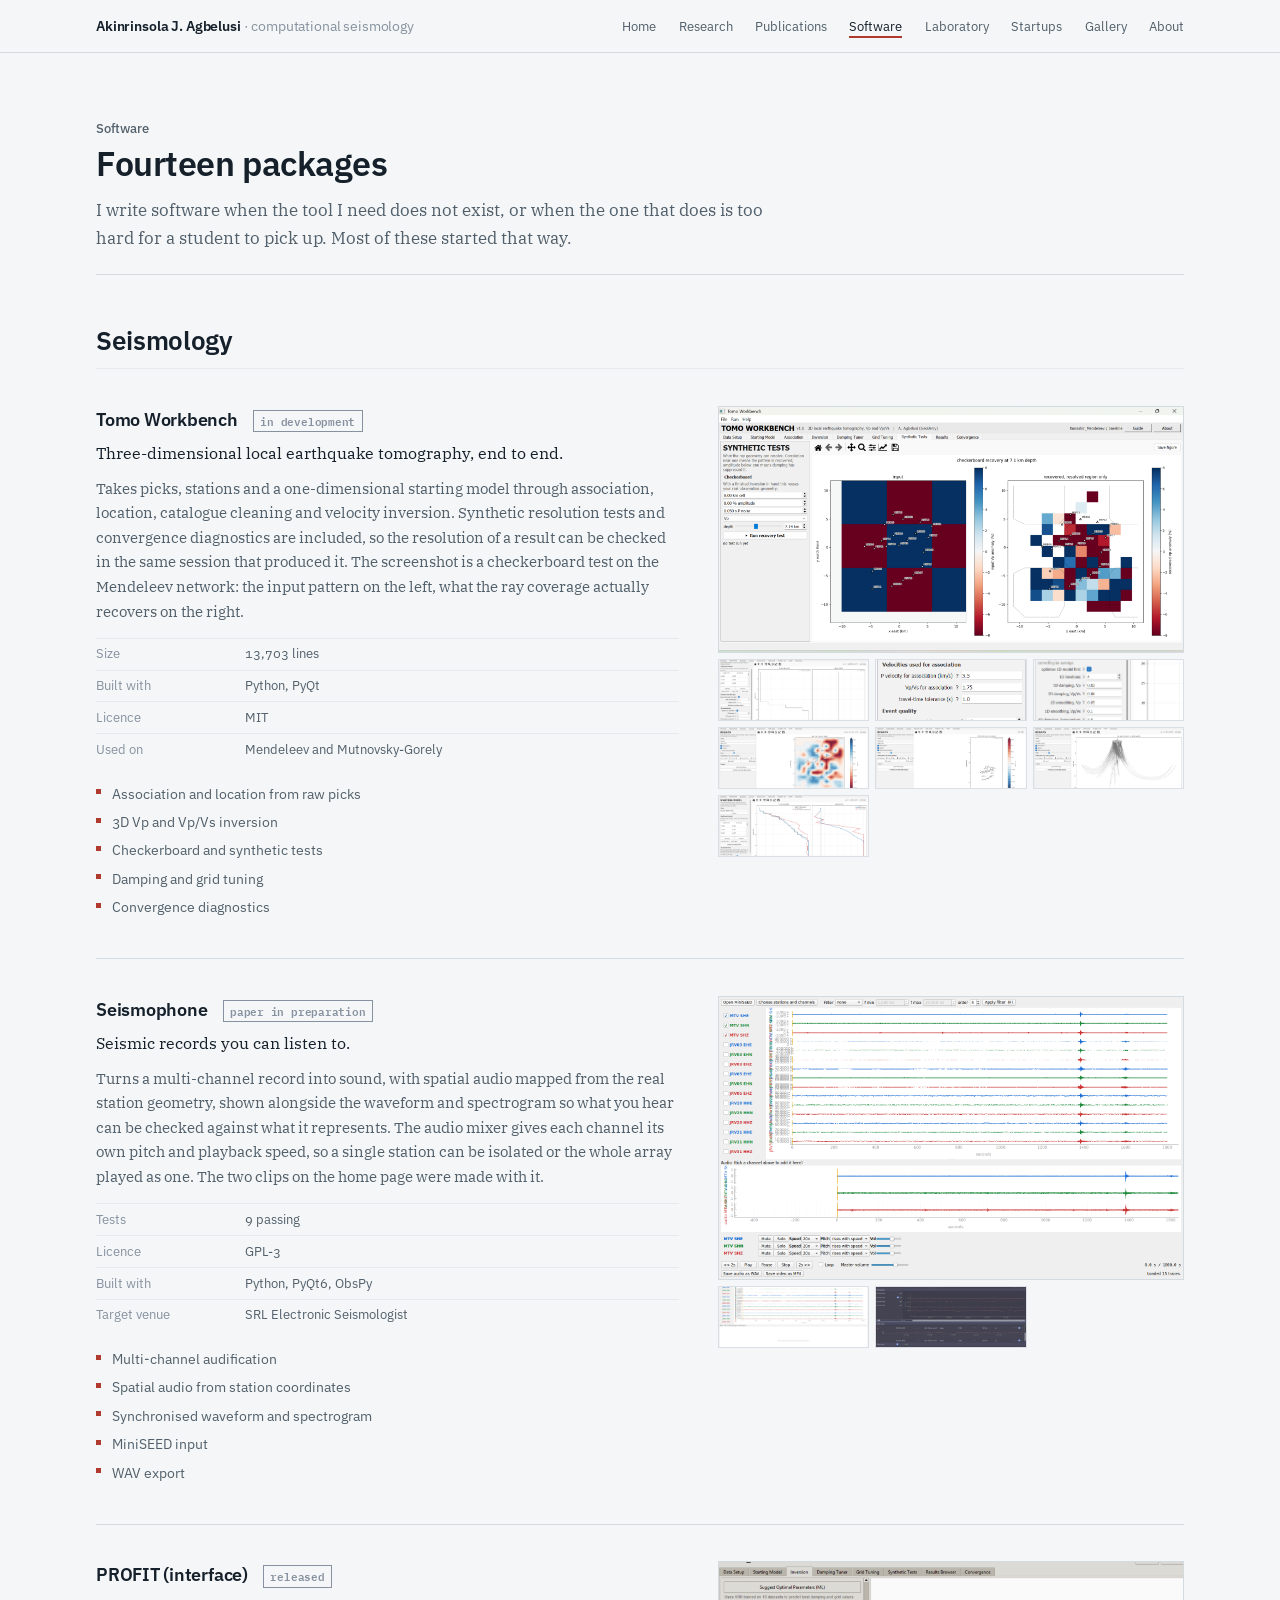
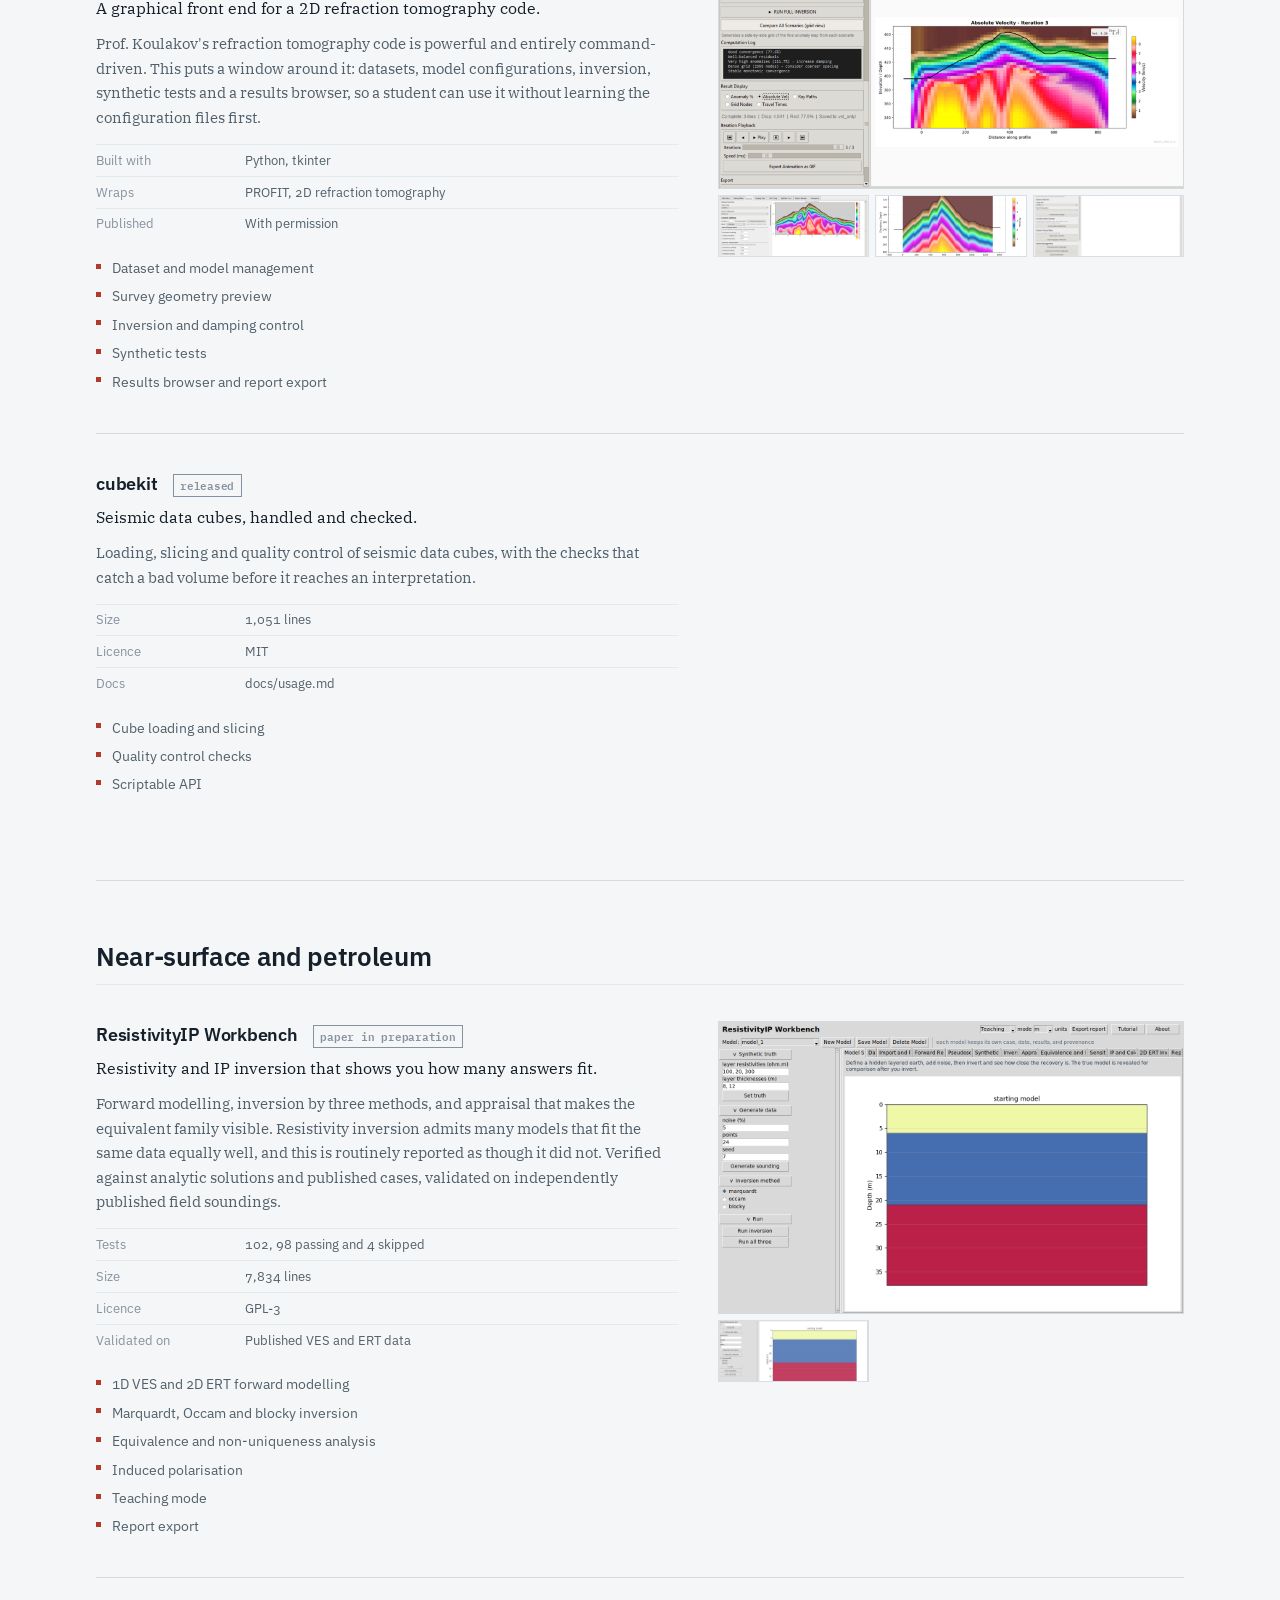
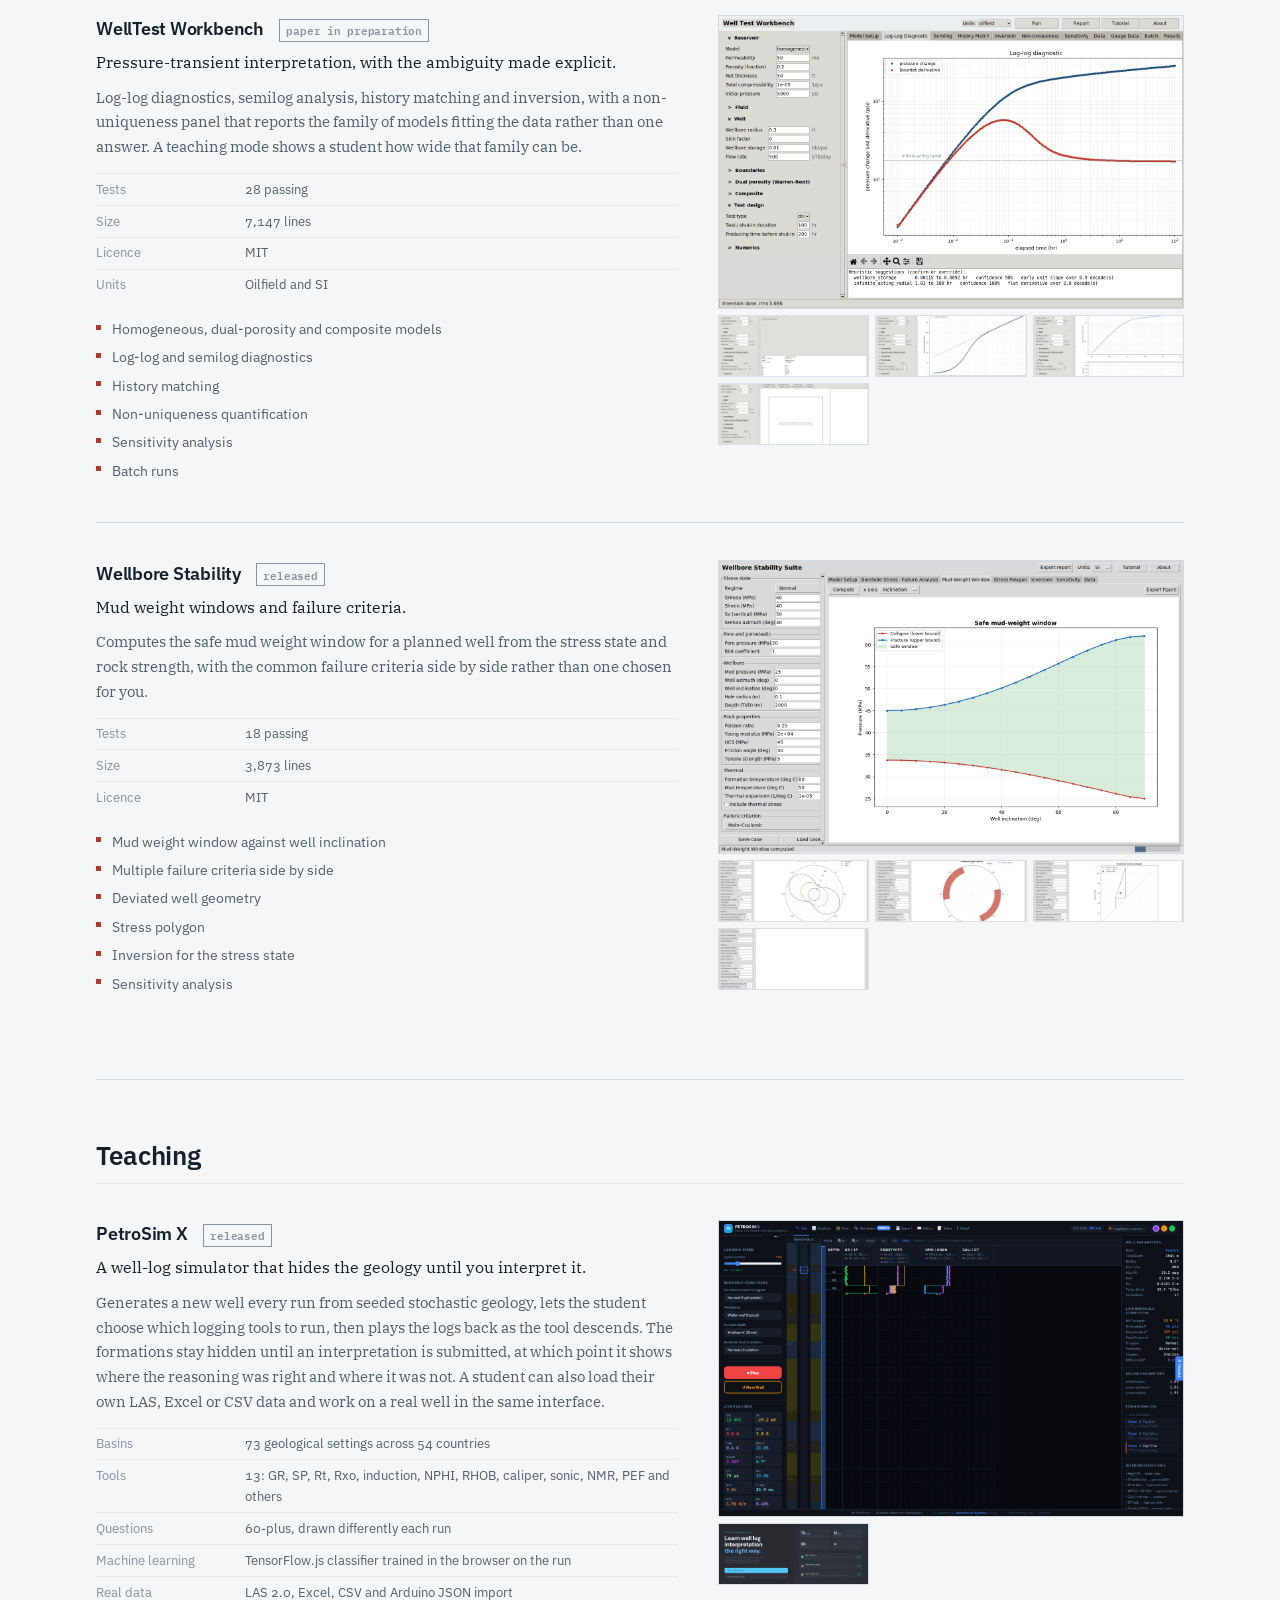
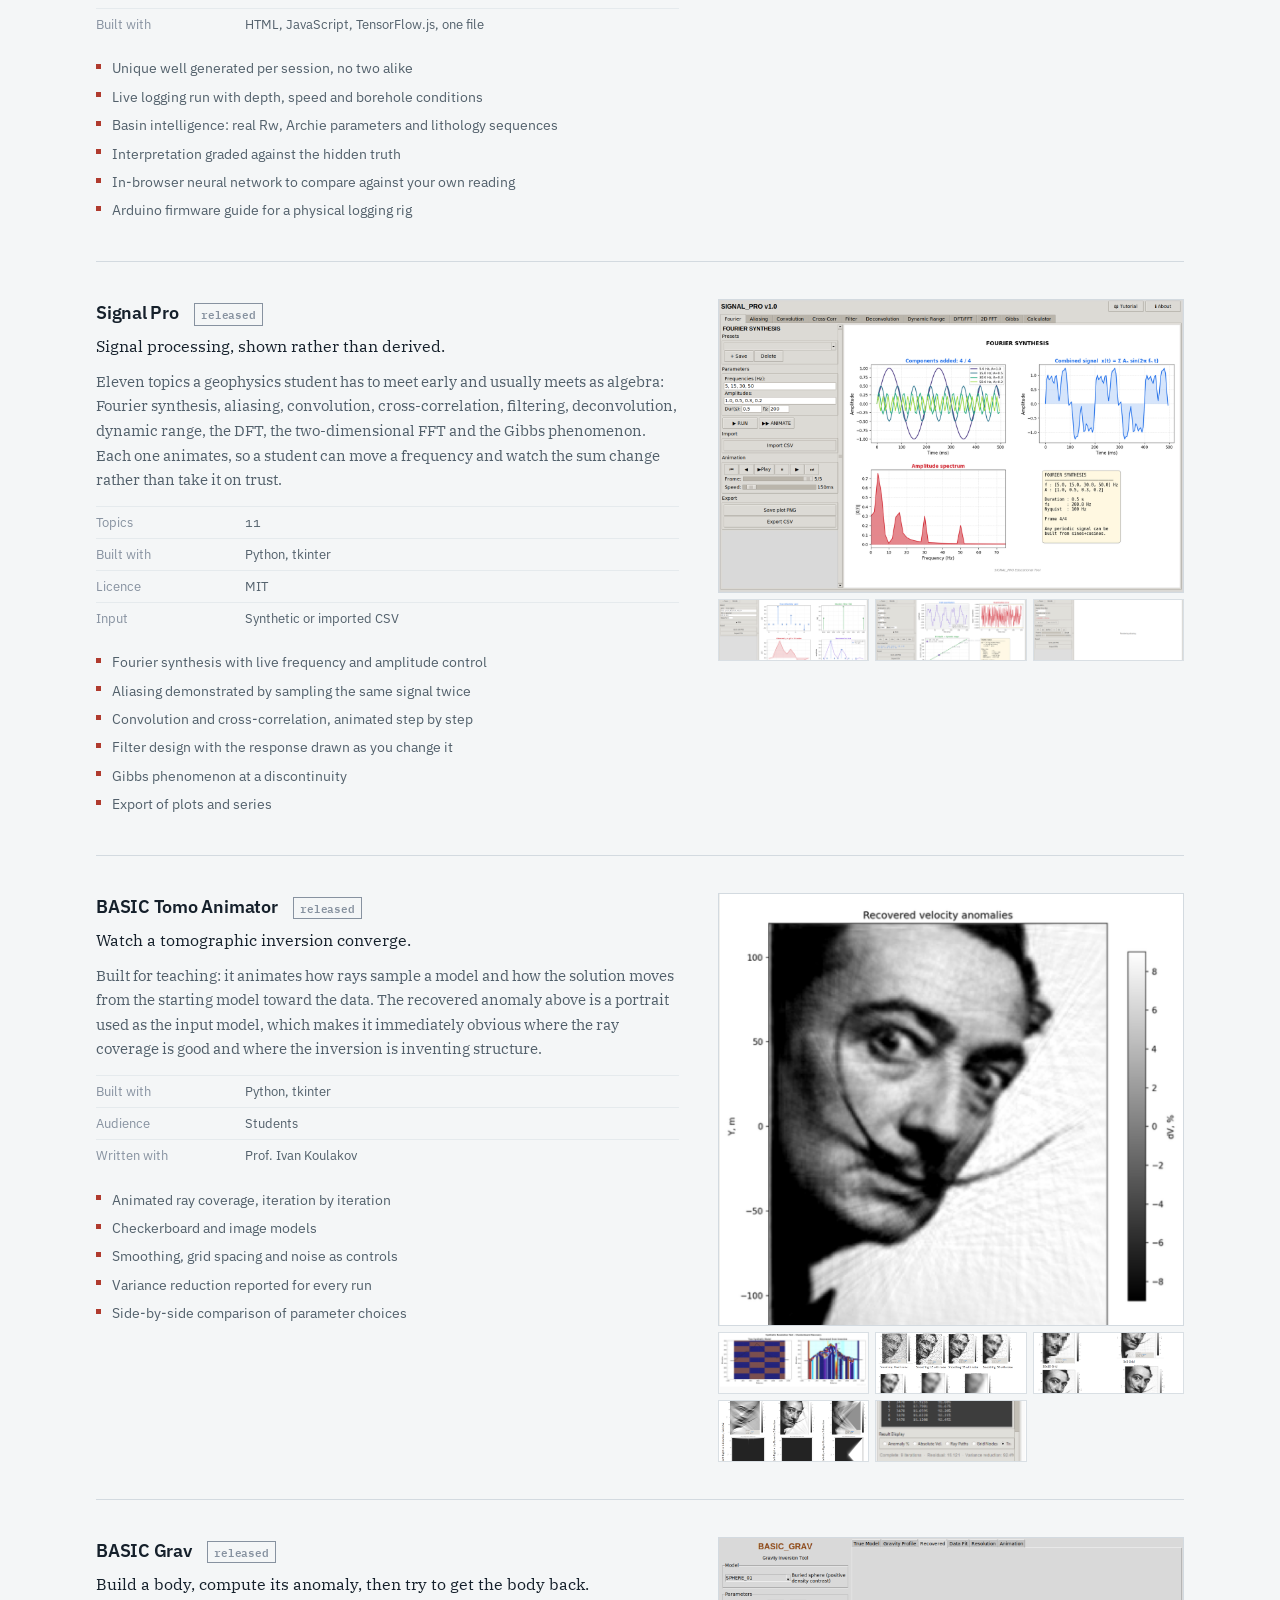
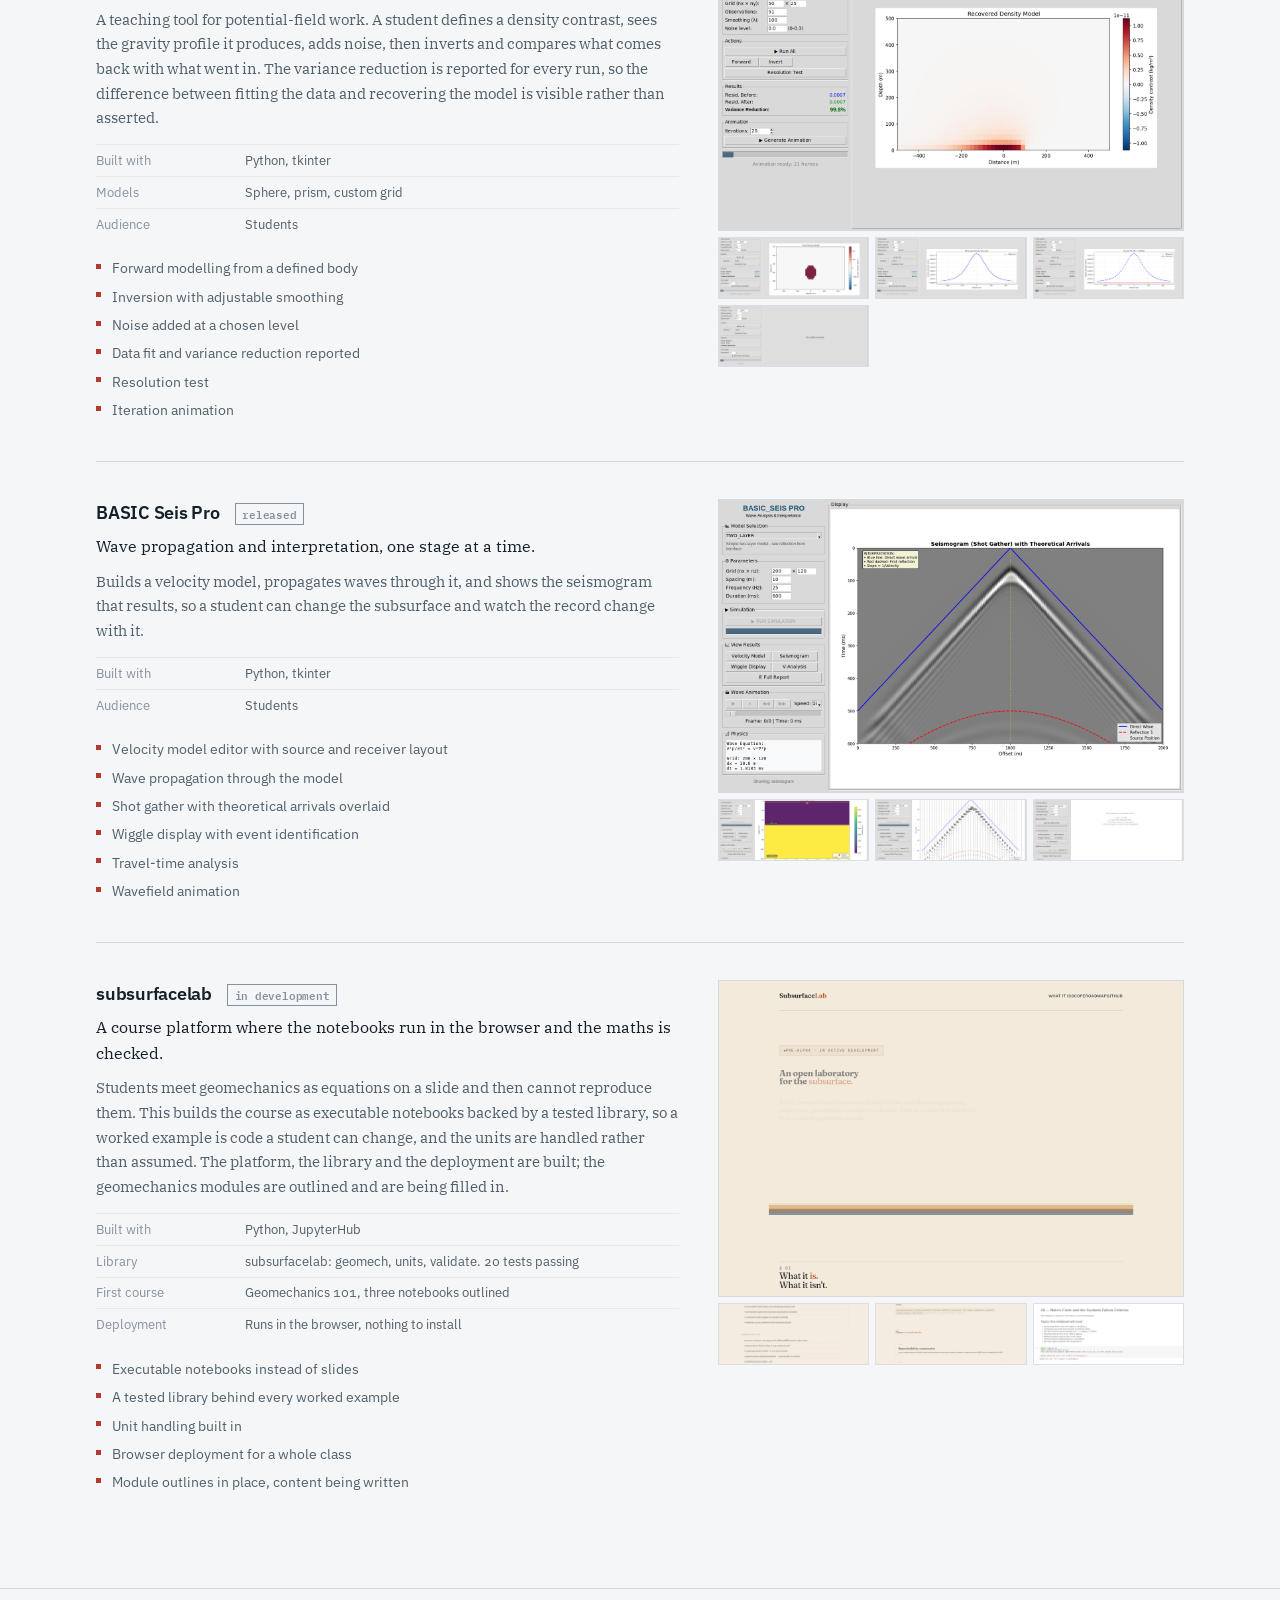
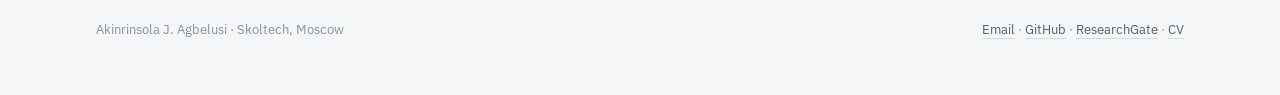
<file: software.html>
<!DOCTYPE html>
<html lang="en">
<head>
<meta charset="utf-8">
<meta name="viewport" content="width=device-width, initial-scale=1">
<title>Software — Akinrinsola J. Agbelusi</title>
<meta name="description" content="Twelve packages for seismology, near-surface geophysics and teaching.">
<link rel="preconnect" href="https://fonts.googleapis.com">
<link rel="preconnect" href="https://fonts.gstatic.com" crossorigin>
<link href="https://fonts.googleapis.com/css2?family=IBM+Plex+Mono:wght@400;500&family=IBM+Plex+Sans:wght@400;500;600&family=IBM+Plex+Serif:ital,wght@0,400;0,500;1,400&display=swap" rel="stylesheet">
<link rel="stylesheet" href="assets/style.css">
</head>
<body>
<main id="main">
<div class="wrap">
  <div class="phead"><p class="eyebrow">Software</p><h1>Fourteen packages</h1><p id="s-intro"></p></div>
  <div id="s-body"></div>
</div>
</main>
<script src="assets/content.js"></script>
<script src="assets/site.js"></script>
<script src="assets/lightbox.js"></script>
<script src="assets/page-software.js"></script>
</body>
</html>
</file>
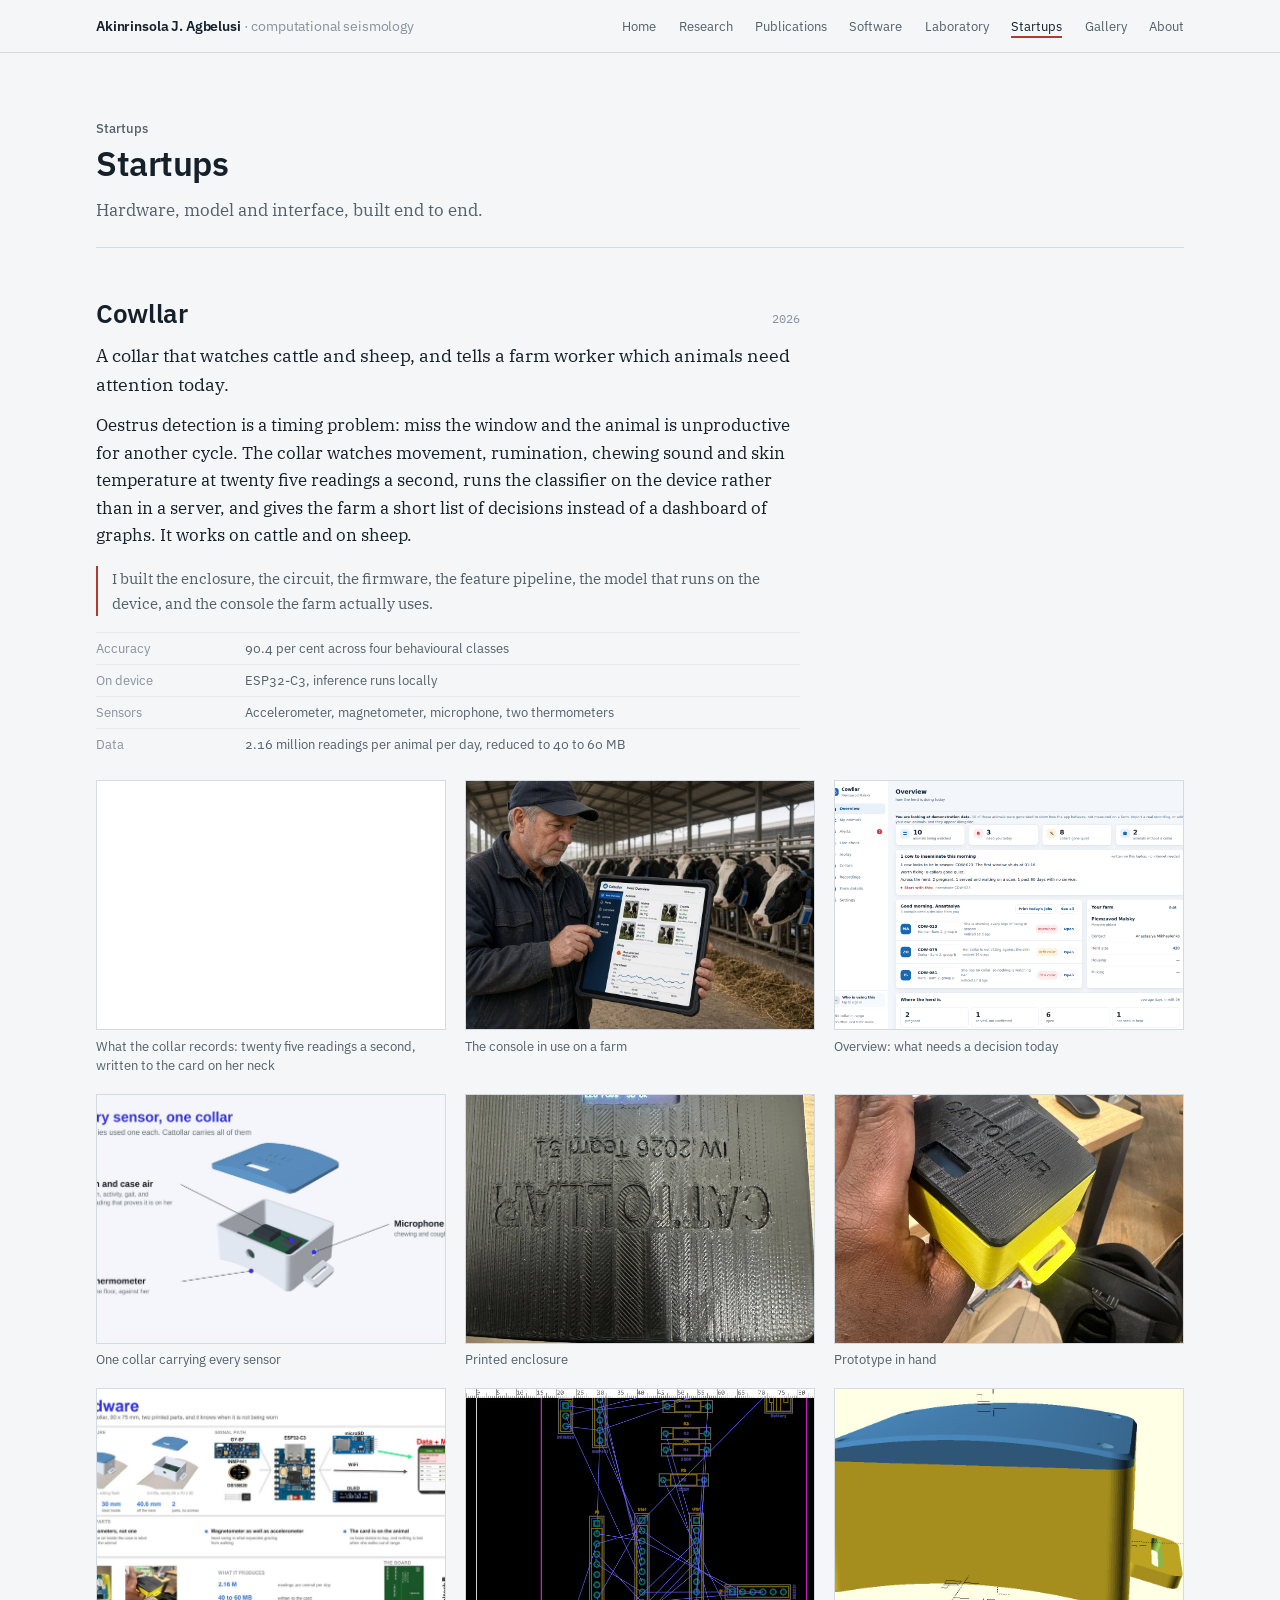
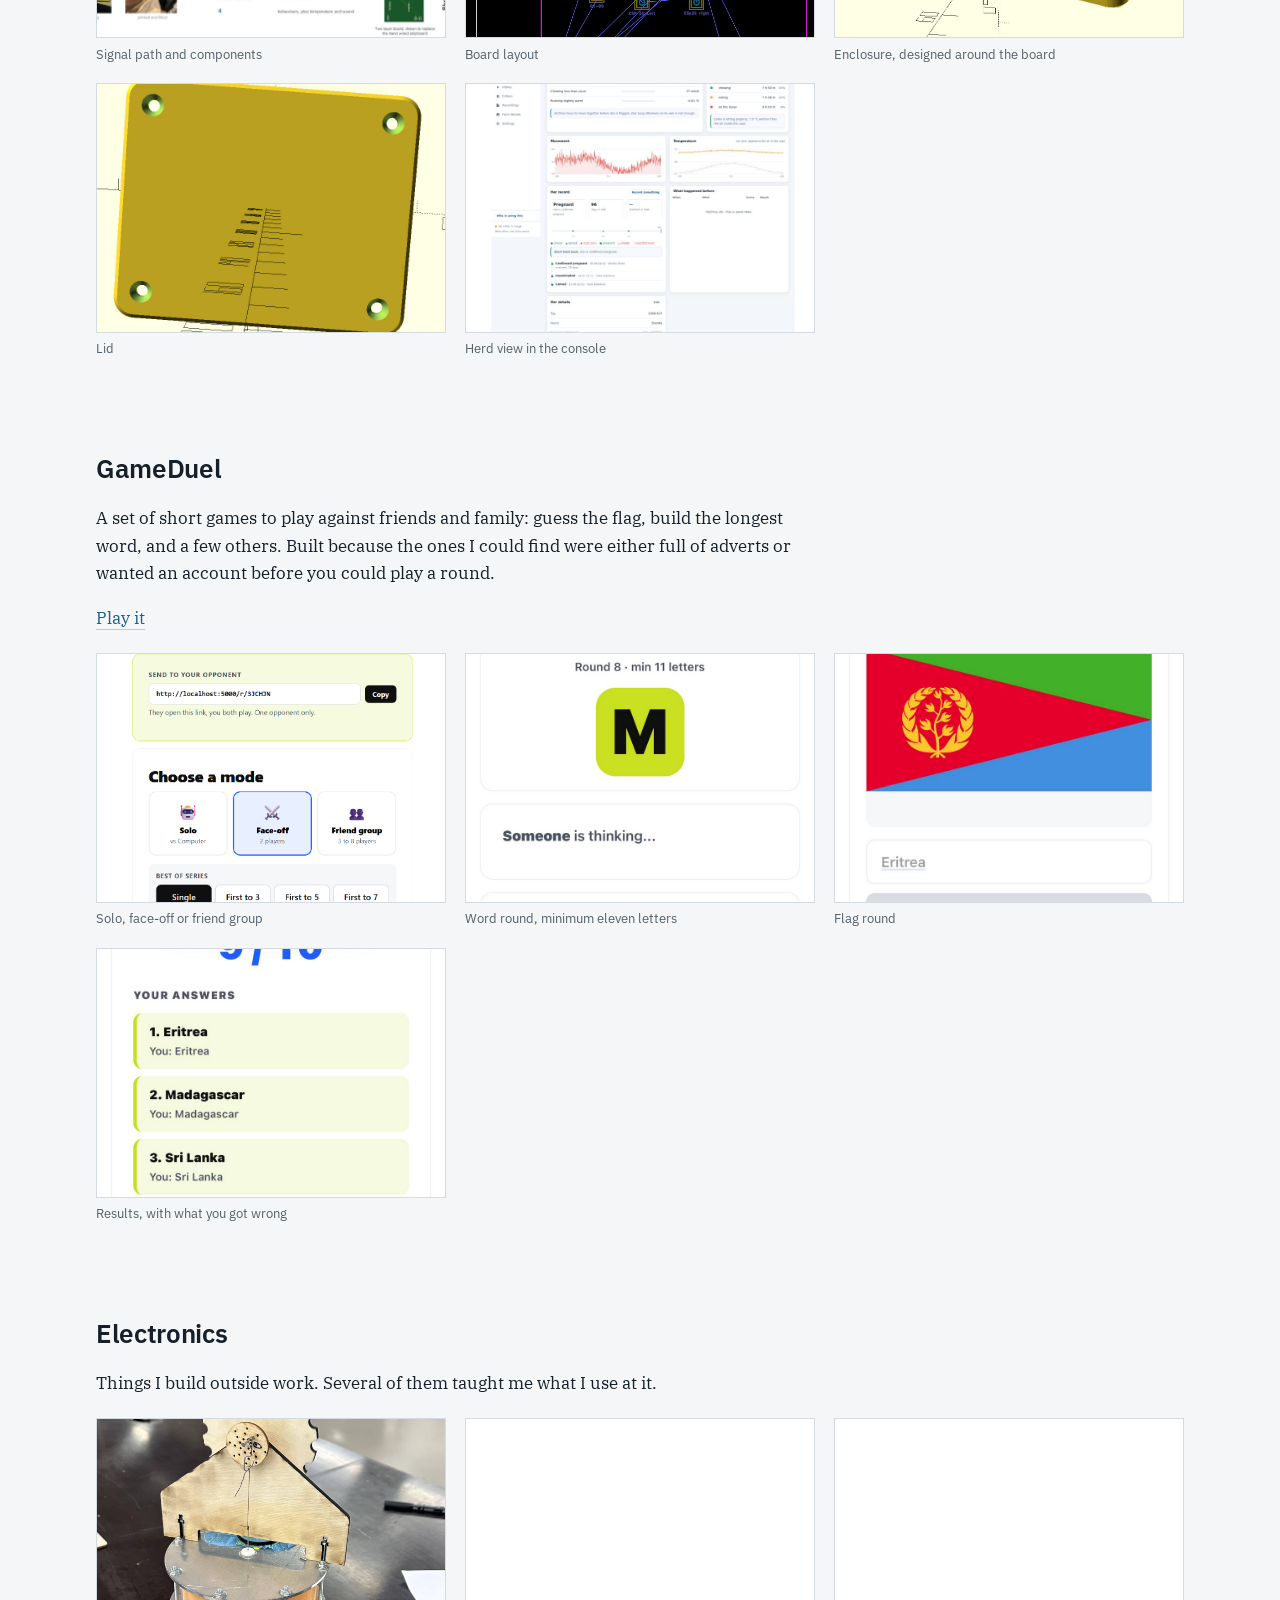
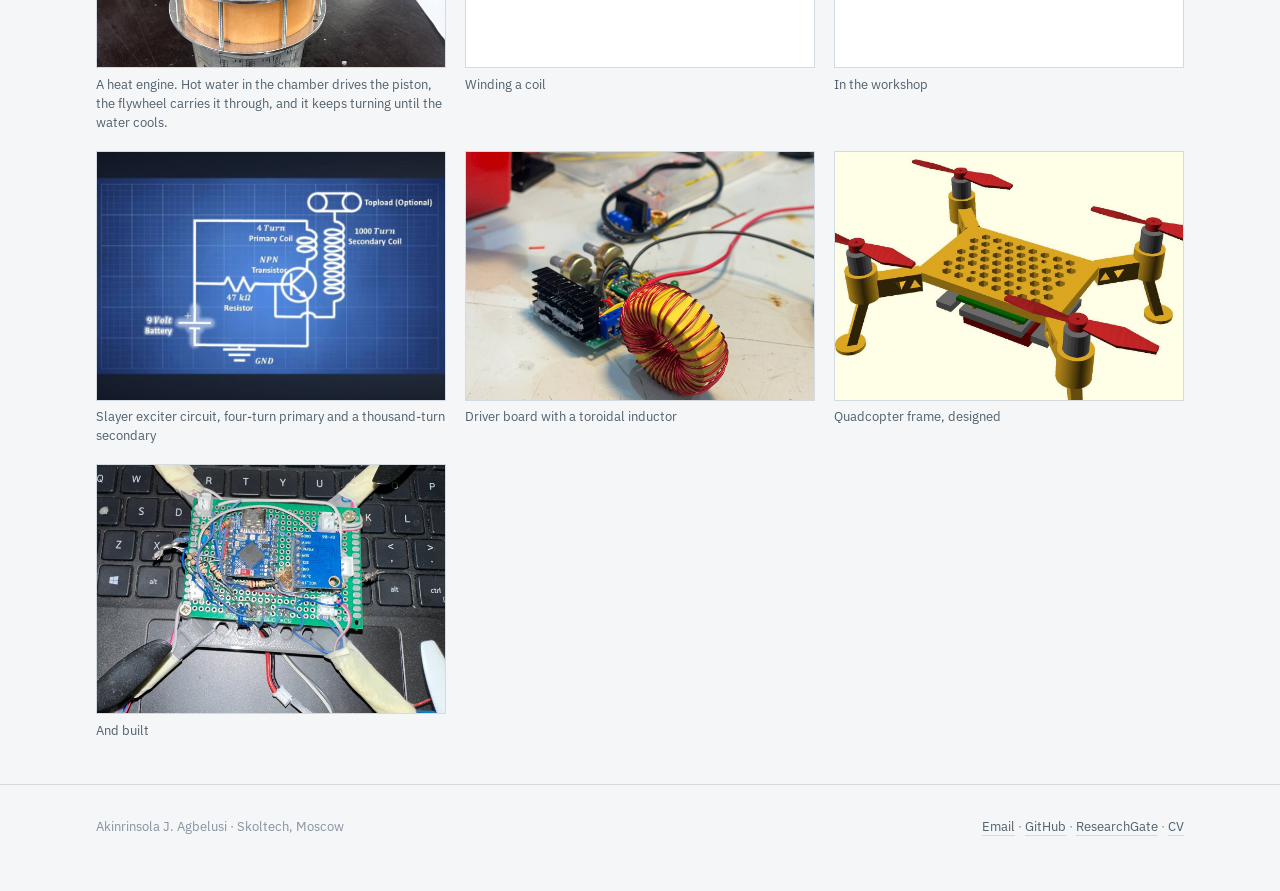
<file: startups.html>
<!DOCTYPE html>
<html lang="en">
<head>
<meta charset="utf-8">
<meta name="viewport" content="width=device-width, initial-scale=1">
<title>Startups — Akinrinsola J. Agbelusi</title>
<meta name="description" content="Cowllar: a collar that watches a cow and decides what needs attention.">
<link rel="preconnect" href="https://fonts.googleapis.com">
<link rel="preconnect" href="https://fonts.gstatic.com" crossorigin>
<link href="https://fonts.googleapis.com/css2?family=IBM+Plex+Mono:wght@400;500&family=IBM+Plex+Sans:wght@400;500;600&family=IBM+Plex+Serif:ital,wght@0,400;0,500;1,400&display=swap" rel="stylesheet">
<link rel="stylesheet" href="assets/style.css">
</head>
<body>
<main id="main">
<div class="wrap">
  <div class="phead"><p class="eyebrow">Startups</p><h1 id="v-head"></h1><p id="v-intro"></p></div>
  <div id="v-body"></div>
  <div id="g-sec"></div>
  <section class="blk"><h2 id="hb-head"></h2><p class="narrow" id="hb-intro"></p><div id="hb-items"></div></section>
</div>
</main>
<script src="assets/content.js"></script>
<script src="assets/site.js"></script>
<script src="assets/lightbox.js"></script>
<script src="assets/page-startups.js"></script>
</body>
</html>
</file>
<file: assets/style.css>
:root{
  --paper:#F4F6F7;--panel:#fff;--ink:#15202B;--soft:#52606B;--faint:#8792A0;
  --rule:#D3DAE0;--soft-rule:#E5EAED;--P:#B03A2E;--S:#1F618D;
  --sans:"IBM Plex Sans",system-ui,-apple-system,sans-serif;
  --serif:"IBM Plex Serif",Georgia,serif;
  --mono:"IBM Plex Mono",ui-monospace,monospace;
  --wide:72rem;--measure:44rem;
}
*{box-sizing:border-box}
html{-webkit-text-size-adjust:100%;scroll-behavior:smooth}
body{margin:0;background:var(--paper);color:var(--ink);font-family:var(--serif);
     font-size:17px;line-height:1.62;font-feature-settings:"onum" 1;-webkit-font-smoothing:antialiased}
h1,h2,h3,h4{font-family:var(--sans);font-weight:600;letter-spacing:-.013em;margin:0}
h1{font-size:2.5rem;line-height:1.1}
h2{font-size:1.6rem;margin-bottom:1rem}
h3{font-size:1.1rem}
p{margin:0 0 1.05rem}p:last-child{margin-bottom:0}
a{color:var(--S);text-decoration:none;border-bottom:1px solid rgba(31,97,141,.28)}
a:hover{border-bottom-color:var(--S)}
a:focus-visible{outline:2px solid var(--S);outline-offset:3px}
img,video{max-width:100%}
.skip{position:absolute;left:-999px}.skip:focus{left:0;top:0;background:var(--ink);color:#fff;padding:.6rem 1rem;z-index:99}
.wrap{max-width:var(--wide);margin:0 auto;padding:0 2rem}
.narrow{max-width:var(--measure)}

/* nav */
header.site{position:sticky;top:0;z-index:40;background:rgba(244,246,247,.94);
  border-bottom:1px solid var(--rule);backdrop-filter:blur(8px) saturate(1.2)}
header.site .wrap{display:flex;align-items:center;gap:1.6rem;height:52px}
.brand{font-family:var(--sans);font-weight:600;font-size:.9rem;border:0;color:var(--ink);letter-spacing:-.01em}
.brand span{color:var(--faint);font-weight:400}
header.site nav{margin-left:auto}
header.site ul{list-style:none;display:flex;gap:1.4rem;margin:0;padding:0;overflow-x:auto;scrollbar-width:none}
header.site ul::-webkit-scrollbar{display:none}
header.site nav a{font-family:var(--sans);font-size:.84rem;color:var(--soft);border:0;white-space:nowrap;padding:.2rem 0}
header.site nav a:hover{color:var(--ink)}
header.site nav a.on{color:var(--ink);box-shadow:inset 0 -2px 0 var(--P)}

/* home hero */
.home-hero{position:relative;overflow:hidden;border-bottom:1px solid var(--rule)}
.home-hero .bg{position:absolute;inset:0;background-size:cover;background-position:58% 40%;
  filter:grayscale(.42) contrast(1.02) saturate(.85);opacity:.42}
.home-hero .veil{position:absolute;inset:0;
  background:linear-gradient(100deg,var(--paper) 30%,rgba(244,246,247,.86) 55%,rgba(244,246,247,.50) 100%)}
.home-hero .wrap{position:relative;padding-top:4.4rem;padding-bottom:3.2rem}
.eyebrow{font-family:var(--sans);font-size:.8rem;color:var(--faint);font-weight:500;margin:0 0 .55rem}
.lede{font-size:1.2rem;line-height:1.5;margin-top:1.1rem;max-width:33rem}
.lede .q{color:var(--soft);display:block;margin-top:.3rem;font-size:1.04rem}
.contact{font-family:var(--sans);font-size:.87rem;margin-top:1.5rem;color:var(--soft)}
.contact a{margin-right:1.3rem;display:inline-block}

/* seismogram */
.seismo{margin:2.4rem 0 0}
.seismo img{display:block;width:100%;height:auto;background:var(--panel);border:1px solid var(--rule)}
.seismo canvas{display:block;width:100%;background:var(--panel);border:1px solid var(--rule)}
.seismo a{border:0;display:block}
.seismo figcaption,figcaption{font-family:var(--sans);font-size:.79rem;color:var(--soft);
  margin-top:.5rem;line-height:1.5}

/* listen */
.listen{display:flex;flex-wrap:wrap;gap:.55rem;align-items:center;margin:1.5rem 0 .4rem}
.listen .lbl{font-family:var(--sans);font-size:.82rem;color:var(--soft)}
button.play{font-family:var(--sans);font-size:.82rem;color:var(--ink);background:var(--panel);
  border:1px solid var(--rule);padding:.42rem .85rem .42rem .62rem;cursor:pointer;
  display:inline-flex;align-items:center;gap:.5rem}
button.play:hover{border-color:var(--faint)}
button.play:focus-visible{outline:2px solid var(--S);outline-offset:2px}
button.play .tri{width:0;height:0;border-left:7px solid var(--P);
  border-top:5px solid transparent;border-bottom:5px solid transparent}
button.play.on .tri{border:0;width:7px;height:9px;border-left:2.5px solid var(--P);border-right:2.5px solid var(--P)}
.audio-cap{font-family:var(--sans);font-size:.78rem;color:var(--faint);max-width:34rem;margin:.45rem 0 0;line-height:1.5}

/* stats + cards */
.stats{display:flex;gap:2.6rem;flex-wrap:wrap;padding:1.9rem 0;border-bottom:1px solid var(--rule)}
.stat .n{font-family:var(--sans);font-size:1.7rem;font-weight:600;line-height:1;font-variant-numeric:tabular-nums}
.stat .l{font-family:var(--sans);font-size:.8rem;color:var(--faint);margin-top:.3rem}
.cards{display:grid;grid-template-columns:repeat(3,1fr);gap:1px;background:var(--rule);
  border:1px solid var(--rule);margin:2.4rem 0 3.4rem}
.cards a{background:var(--paper);padding:1.5rem 1.4rem 1.6rem;border:0;display:block;color:var(--ink)}
.cards a:hover{background:var(--panel)}
.cards h3{font-size:1rem;margin-bottom:.35rem}
.cards p{font-size:.92rem;color:var(--soft);margin:0}

/* page head */
.phead{padding:3.2rem 0 1.4rem;border-bottom:1px solid var(--rule)}
.phead .eyebrow{margin-bottom:.4rem}
.phead h1{font-size:2.1rem}
.phead p{margin-top:.9rem;max-width:var(--measure);color:var(--soft)}
section.blk{padding:2.8rem 0;border-bottom:1px solid var(--rule)}
section.blk:last-of-type{border-bottom:0}

/* research */
.camp{padding:1.4rem 0;border-top:1px solid var(--soft-rule);max-width:var(--measure)}
.camp:first-child{border-top:0;padding-top:0}
.camp h3{display:flex;gap:.6rem;align-items:baseline;flex-wrap:wrap}
.camp .where{font-family:var(--sans);font-weight:400;font-size:.83rem;color:var(--faint)}
.camp .net{font-family:var(--mono);font-size:.75rem;color:var(--soft);margin:.35rem 0 .55rem}
.camp p{font-size:.97rem;margin-bottom:.5rem}
.camp .res{border-left:2px solid var(--P);padding-left:.85rem;font-size:.97rem}
.plot{margin:0 0 1.2rem;background:var(--panel);border:1px solid var(--rule);padding:1.4rem 1.2rem 1rem;max-width:var(--measure)}
.plot svg{display:block;width:100%;height:auto}
.key{display:flex;gap:1.2rem;flex-wrap:wrap;font-family:var(--sans);font-size:.78rem;color:var(--soft);margin-bottom:.4rem}
.key i{display:inline-block;width:15px;height:2px;vertical-align:middle;margin-right:.4rem}
dl.methods{margin:0;font-family:var(--sans);font-size:.88rem;max-width:var(--measure)}
dl.methods div{display:grid;grid-template-columns:11.5rem 1fr;gap:0 1rem;padding:.44rem 0;border-top:1px solid var(--soft-rule)}
dl.methods dt{color:var(--faint)}
dl.methods dd{margin:0;color:var(--soft)}

/* publications */
.pubgroup{margin-bottom:2.4rem;max-width:var(--measure)}
.pubnote{font-size:.95rem;color:var(--soft);margin-bottom:.6rem}
article.pub{padding:1.15rem 0;border-top:1px solid var(--soft-rule)}
.pub h3{font-size:1rem;line-height:1.38;margin-bottom:.3rem}
.pub .meta{font-size:.92rem;color:var(--soft);margin:0}
.pub .me{font-weight:500;color:var(--ink)}
.status{font-family:var(--mono);font-size:.7rem;padding:.08rem .4rem;border:1px solid currentColor;
  margin-left:.4rem;white-space:nowrap;vertical-align:.1em}
.status.published{color:var(--S)}.status.submitted,.status.review{color:var(--P)}.status.prep{color:var(--faint)}
details.abs{margin-top:.5rem}
details.abs summary{font-family:var(--sans);font-size:.82rem;color:var(--S);cursor:pointer;
  list-style:none;display:inline-block;border-bottom:1px solid rgba(31,97,141,.28)}
details.abs summary::-webkit-details-marker{display:none}
details.abs[open] summary{margin-bottom:.5rem}
details.abs p{font-size:.93rem;color:var(--soft);margin:0;border-left:2px solid var(--rule);padding-left:.9rem}

/* software */
.swgroup{margin-bottom:.6rem}
.swgroup > h2{margin-bottom:.4rem}
.tool{display:grid;grid-template-columns:minmax(0,1.25fr) minmax(0,1fr);gap:0 2.4rem;
  padding:2.3rem 0;border-top:1px solid var(--rule);align-items:start}
.tool:first-of-type{border-top:1px solid var(--soft-rule)}
.tool .shot{margin:0;border:1px solid var(--rule);background:var(--panel);overflow:hidden}
.tool .shot img{display:block;width:100%;height:auto}
.tool .noshot{border:1px dashed var(--rule);background:var(--panel);height:150px;
  display:flex;align-items:center;justify-content:center;font-family:var(--mono);
  font-size:.76rem;color:var(--faint)}
.tool h3{display:flex;align-items:baseline;gap:.55rem;flex-wrap:wrap}
.tool .one{font-size:1rem;color:var(--ink);margin:.4rem 0 .55rem}
.tool .d{font-size:.95rem;color:var(--soft);margin-bottom:.9rem}
.facts{margin:0 0 .9rem;font-family:var(--sans);font-size:.82rem}
.facts div{display:grid;grid-template-columns:8.5rem 1fr;gap:0 .8rem;padding:.3rem 0;border-top:1px solid var(--soft-rule)}
.facts dt{color:var(--faint)}.facts dd{margin:0;color:var(--soft)}
ul.feats{list-style:none;margin:0;padding:0;font-family:var(--sans);font-size:.85rem;color:var(--soft)}
ul.feats li{padding:.2rem 0 .2rem 1rem;position:relative}
ul.feats li::before{content:"";position:absolute;left:0;top:.72em;width:5px;height:5px;background:var(--P)}

/* galleries */
.gal{display:grid;grid-template-columns:repeat(2,1fr);gap:1.2rem;margin-top:1.3rem}
.gal.three{grid-template-columns:repeat(3,1fr)}
.gal figure{margin:0}
.gal img,.gal video{display:block;width:100%;height:250px;object-fit:cover;border:1px solid var(--rule);background:var(--panel)}
.gal.tall img{height:330px}
.gal figcaption{margin-top:.4rem;font-size:.79rem}
.sub{font-family:var(--sans);font-size:.95rem;font-weight:600;margin:2rem 0 .3rem}

/* venture */
.venture{max-width:var(--measure)}
.venture .hdr{display:flex;align-items:baseline;gap:.7rem;flex-wrap:wrap;margin-bottom:.5rem}
.venture h2{margin:0}
.venture .tag{font-family:var(--mono);font-size:.76rem;color:var(--P)}
.venture .yr{font-family:var(--mono);font-size:.76rem;color:var(--faint);margin-left:auto}
.venture .one{font-size:1.1rem;margin-bottom:.8rem}
.venture .built{border-left:2px solid var(--P);padding-left:.9rem;font-size:.96rem;color:var(--soft);margin:1rem 0}

/* about */
.about-grid{display:grid;grid-template-columns:minmax(0,var(--measure)) 15rem;gap:0 2.6rem;align-items:start}
.about-grid figure{margin:0}
.about-grid img{display:block;width:100%;border:1px solid var(--rule)}

/* footer */
footer.site{border-top:1px solid var(--rule);margin-top:0}
footer.site .wrap{padding-top:1.9rem;padding-bottom:3.4rem;display:flex;justify-content:space-between;
  flex-wrap:wrap;gap:1rem;font-family:var(--sans);font-size:.82rem;color:var(--faint)}
footer.site a{color:var(--soft);border-bottom-color:var(--rule)}

@media (max-width:900px){
  .cards{grid-template-columns:1fr}
  .tool{grid-template-columns:1fr;gap:1.2rem}
  .tool .shot{order:-1}
  .about-grid{grid-template-columns:1fr;gap:1.6rem}
  .about-grid figure{max-width:15rem}
  .gal,.gal.three{grid-template-columns:1fr}
  .gal img,.gal video,.gal.tall img{height:auto}
  .wrap{padding:0 1.4rem}
  h1{font-size:1.9rem}
  .stats{gap:1.6rem}
  dl.methods div,.facts div{grid-template-columns:1fr;gap:0}
  dl.methods dt,.facts dt{font-weight:500}
}
@media (prefers-reduced-motion:reduce){*{animation:none!important;transition:none!important}}
@media print{header.site,footer.site,.listen{display:none}body{background:#fff}}

/* portrait beside the hero */
.hero-row{display:grid;grid-template-columns:minmax(0,1fr) 15rem;gap:0 3rem;align-items:start}
.hero-row .pf{margin:0}
.hero-row .pf img{display:block;width:100%;border:1px solid var(--rule);background:var(--panel)}
.gal.sq img,.gal.sq video{height:270px}
@media(max-width:900px){.hero-row{grid-template-columns:1fr}.hero-row .pf{display:none}}

/* per-tool screenshot strip */
.strip{display:grid;grid-template-columns:repeat(3,1fr);gap:6px;margin-top:6px}
.strip a{border:0;display:block;background:var(--panel)}
.strip img{display:block;width:100%;height:62px;object-fit:cover;
  border:1px solid var(--rule);opacity:.86;transition:opacity .15s}
.strip a:hover img{opacity:1;border-color:var(--ink-faint)}
.strip a:focus-visible img{outline:2px solid var(--S);outline-offset:1px}
@media(max-width:900px){.strip img{height:74px}}

.phead .lead{font-size:1.14rem;color:var(--ink);max-width:var(--measure);margin-top:.8rem;line-height:1.52}

.gal a{border:0;display:block}
.gal a:focus-visible{outline:2px solid var(--S);outline-offset:2px}
.tool .shot a{border:0;display:block}

.lede.quiet{font-size:1.02rem;color:var(--soft);margin-top:1.5rem;max-width:36rem}
.seismo{margin:2rem 0 0}

.pub .pnote{font-size:.93rem;color:var(--soft);margin:.45rem 0 0}
details.abs p + p{margin-top:.7rem}
details.abs p{border-left:2px solid var(--rule);padding-left:.9rem;margin:0}

/* ── mobile navigation ───────────────────────────────── */
header.site nav{min-width:0}
header.site ul{min-width:0}

@media (max-width:760px){
  header.site .wrap{
    height:auto;padding-top:.55rem;padding-bottom:0;
    flex-wrap:wrap;gap:.2rem;align-items:flex-start;
  }
  .brand{flex:1 0 100%;font-size:.86rem;padding-bottom:.45rem}
  .brand span{display:none}
  header.site nav{
    margin-left:0;flex:1 0 100%;
    overflow-x:auto;overflow-y:hidden;
    -webkit-overflow-scrolling:touch;
    scrollbar-width:none;
    /* bleed to the screen edges so the strip feels scrollable */
    margin-left:-1.4rem;margin-right:-1.4rem;
    padding-left:1.4rem;padding-right:1.4rem;
    mask-image:linear-gradient(90deg,#000 88%,transparent);
    -webkit-mask-image:linear-gradient(90deg,#000 88%,transparent);
  }
  header.site nav::-webkit-scrollbar{display:none}
  header.site ul{gap:1.15rem;padding-bottom:.55rem;flex-wrap:nowrap;width:max-content}
  header.site nav a{font-size:.82rem;padding-bottom:.25rem}
}

/* keep media from forcing the page wide anywhere */
img,video,canvas,svg{max-width:100%}
.gal img,.gal video{max-width:100%}
table{display:block;overflow-x:auto}

/* ── lightbox ────────────────────────────────────────── */
.lb{
  position:fixed;inset:0;z-index:200;display:none;
  background:rgba(21,32,43,.93);
  padding:3.4rem 4.2rem 3rem;
  -webkit-backdrop-filter:blur(2px);backdrop-filter:blur(2px);
}
.lb.on{display:flex;align-items:center;justify-content:center}
.lb-inner{
  max-width:min(1500px,100%);max-height:100%;
  display:flex;flex-direction:column;align-items:center;gap:.85rem;
}
.lb-fig{margin:0;min-height:0;display:flex}
.lb-fig img,.lb-fig video{
  display:block;max-width:100%;max-height:calc(100vh - 8.5rem);
  width:auto;height:auto;background:#fff;border:1px solid rgba(255,255,255,.14);
}
.lb-cap{
  font-family:var(--sans);font-size:.84rem;line-height:1.5;
  color:rgba(255,255,255,.72);margin:0;max-width:60ch;text-align:center;
}
.lb-x,.lb-nav{
  position:absolute;background:none;border:0;cursor:pointer;
  color:rgba(255,255,255,.65);font-family:var(--sans);line-height:1;padding:.5rem;
}
.lb-x{top:1rem;right:1.3rem;font-size:1.4rem}
.lb-nav{top:50%;transform:translateY(-50%);font-size:2.6rem;padding:.3rem .8rem}
.lb-prev{left:.7rem}
.lb-next{right:.7rem}
.lb-x:hover,.lb-nav:hover{color:#fff}
.lb-x:focus-visible,.lb-nav:focus-visible{outline:2px solid #fff;outline-offset:2px;border-radius:2px}
@media (max-width:760px){
  .lb{padding:3rem .8rem 2.4rem}
  .lb-nav{font-size:2rem;padding:.2rem .4rem}
  .lb-fig img,.lb-fig video{max-height:calc(100vh - 9rem)}
}
</file>
